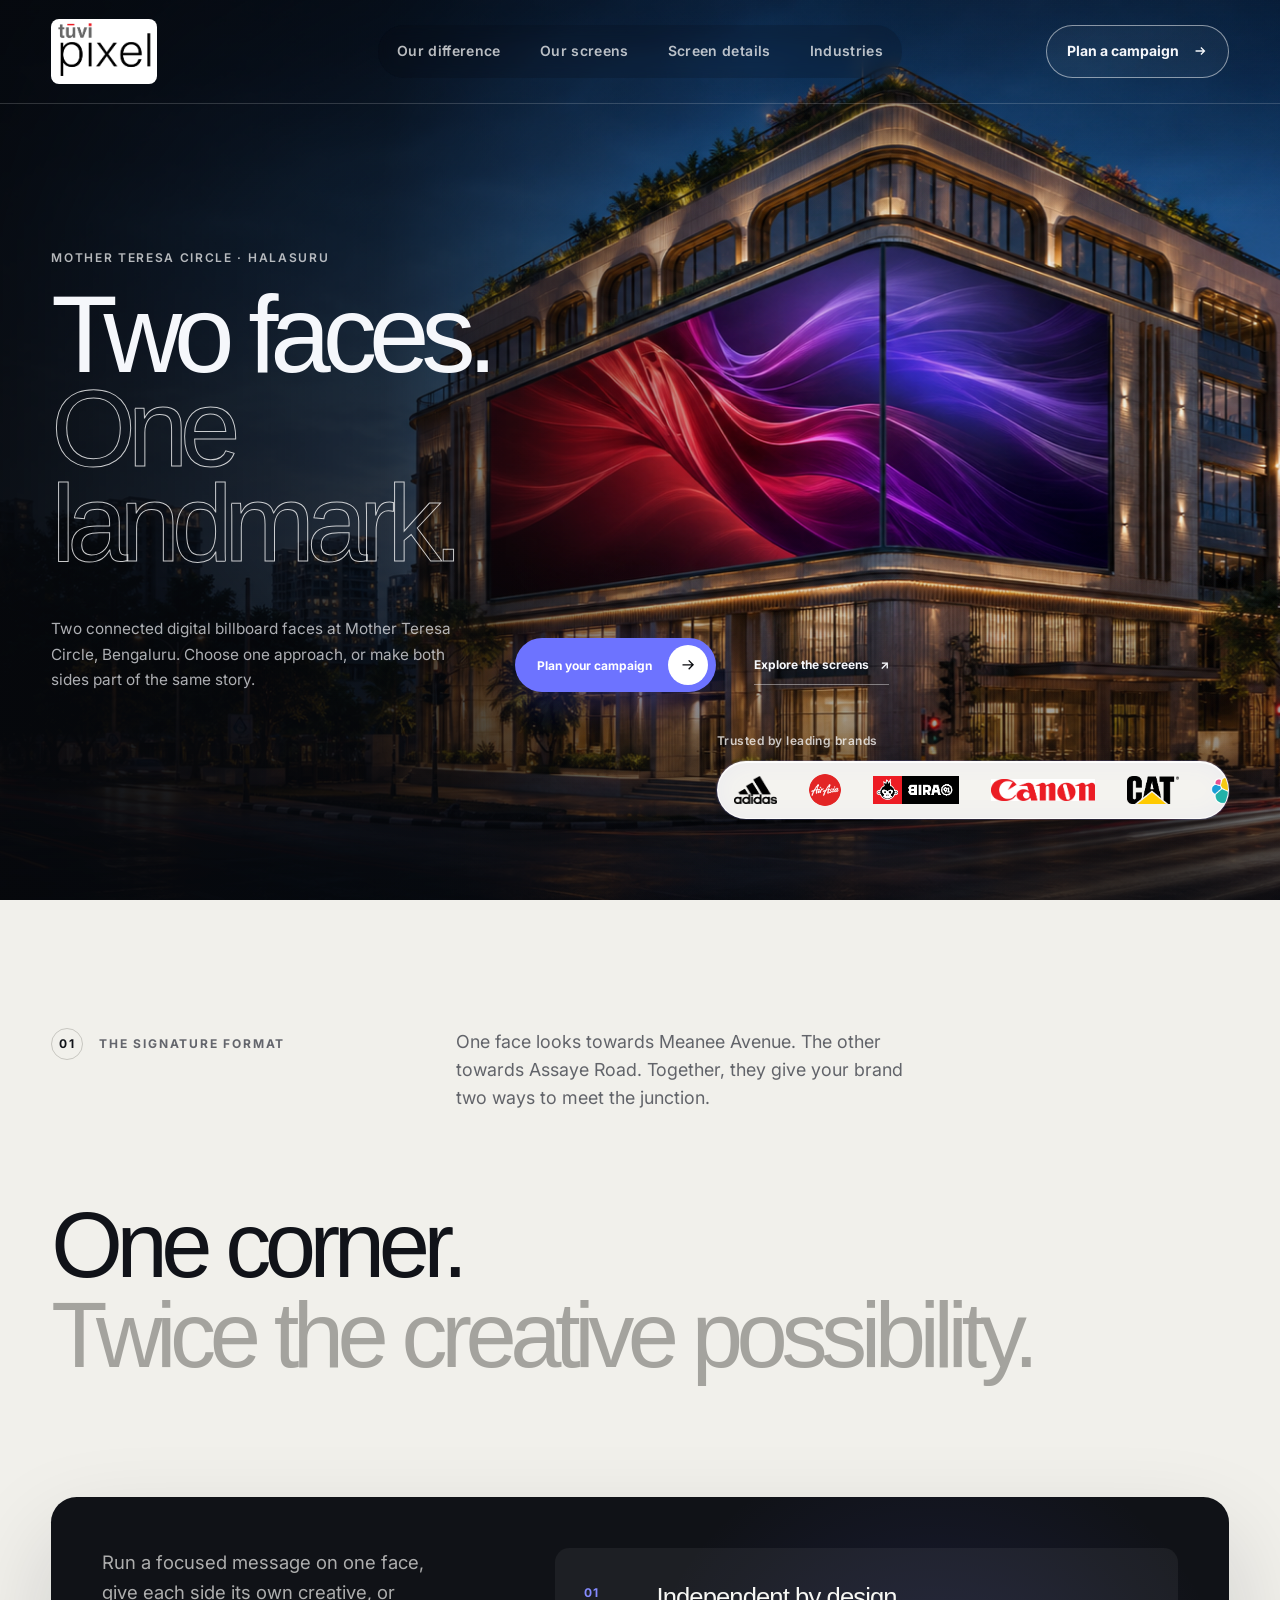
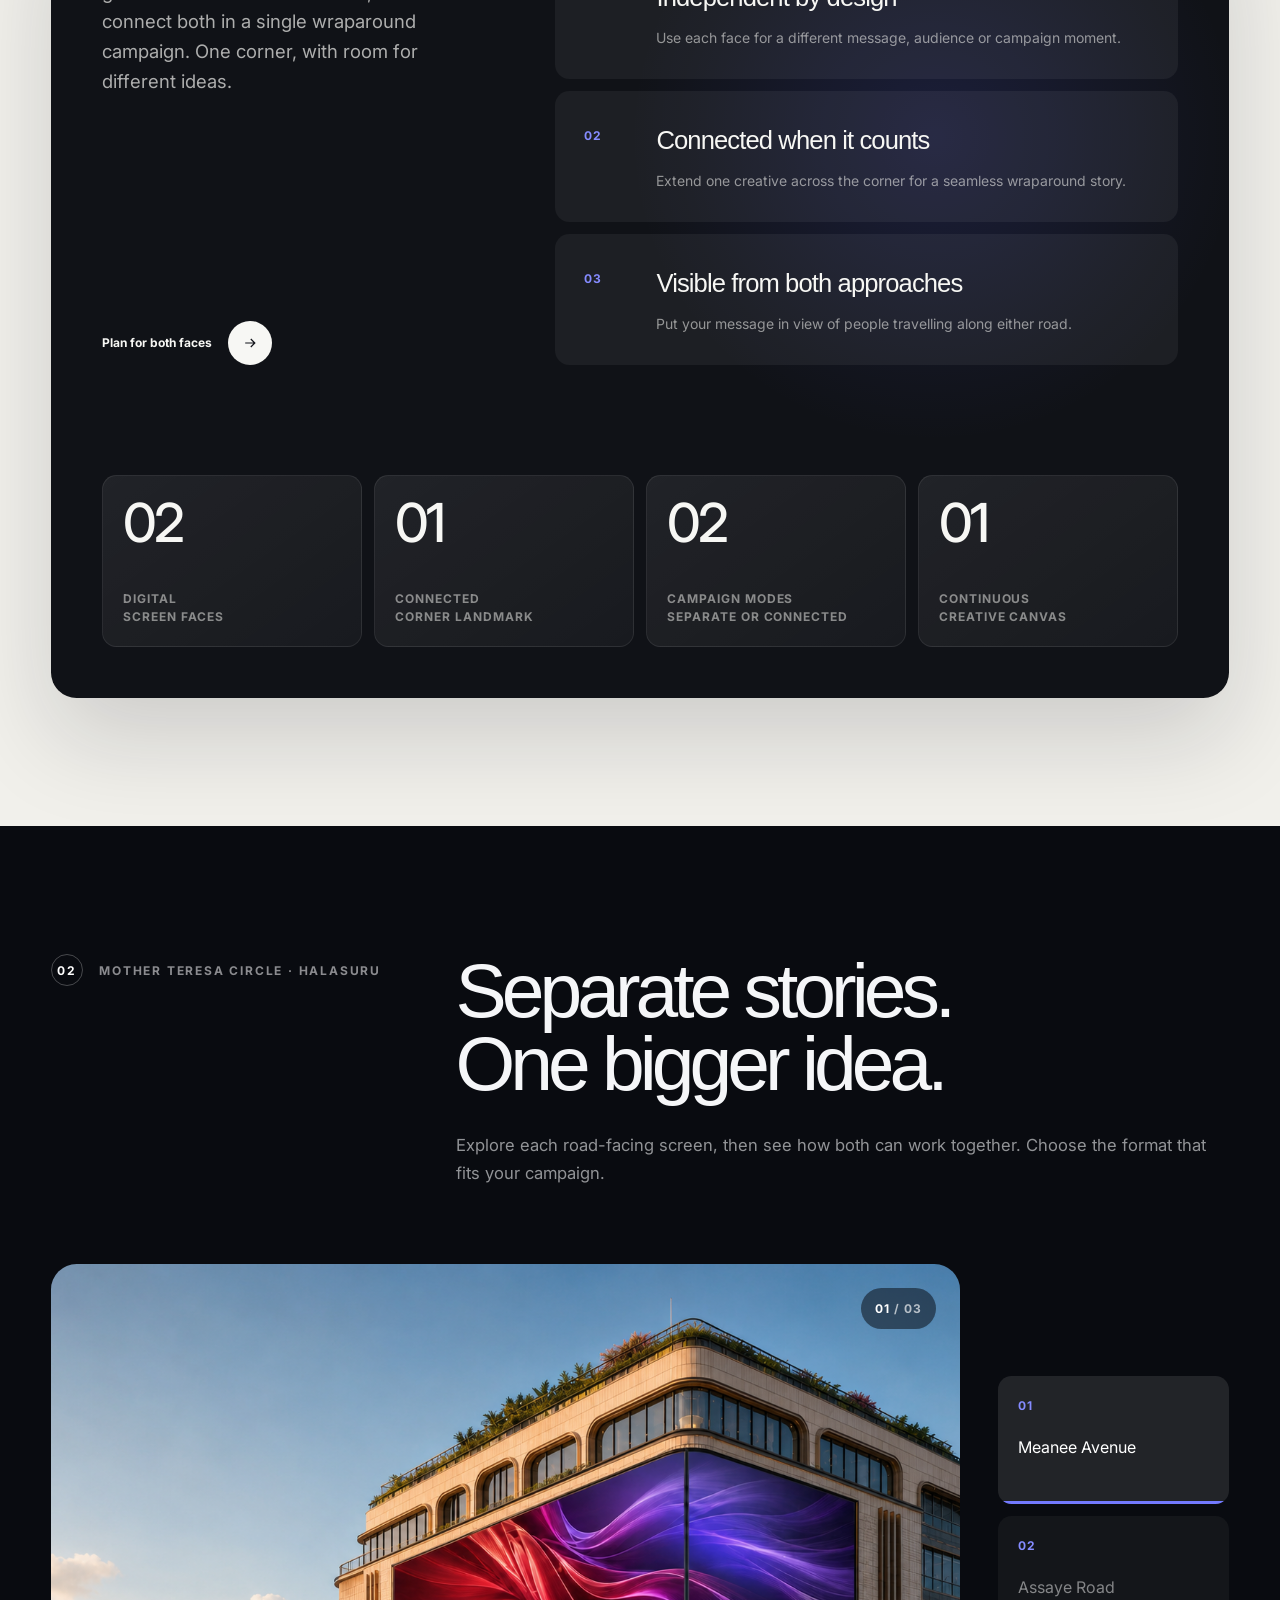
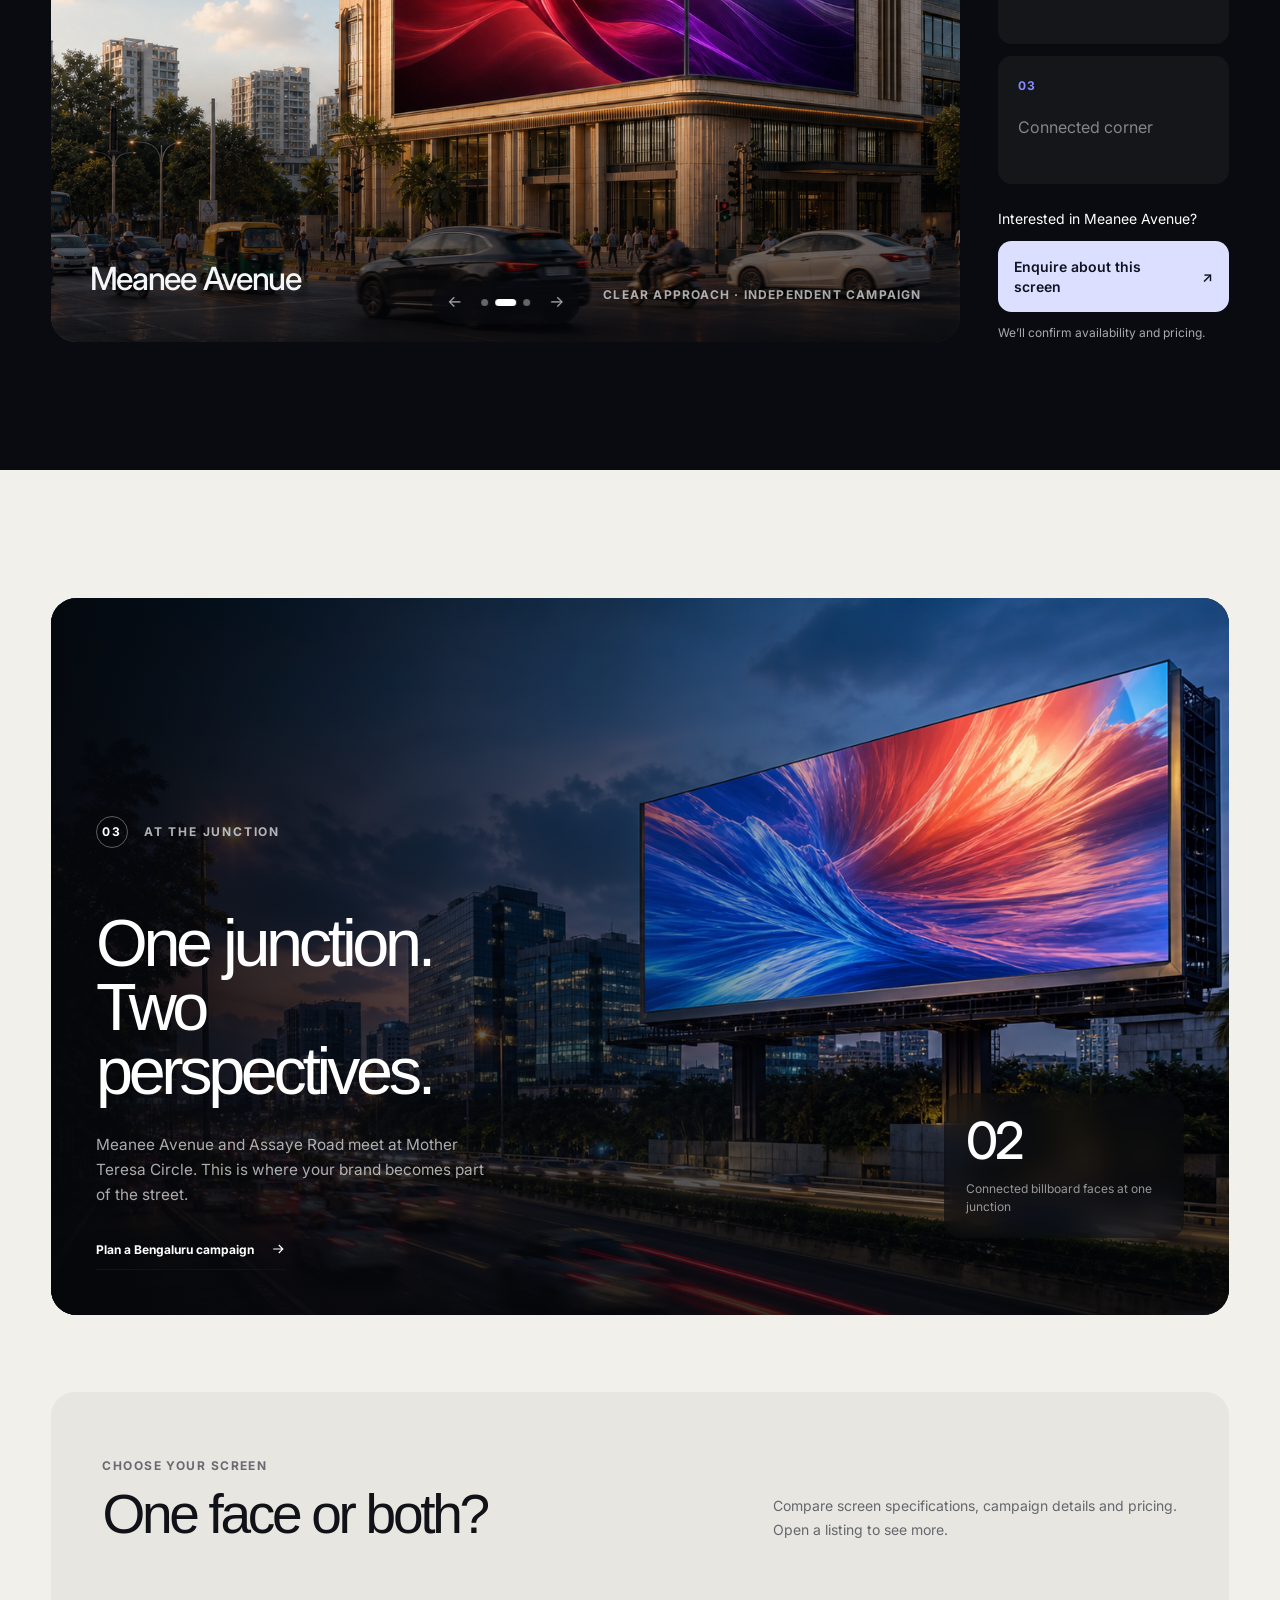
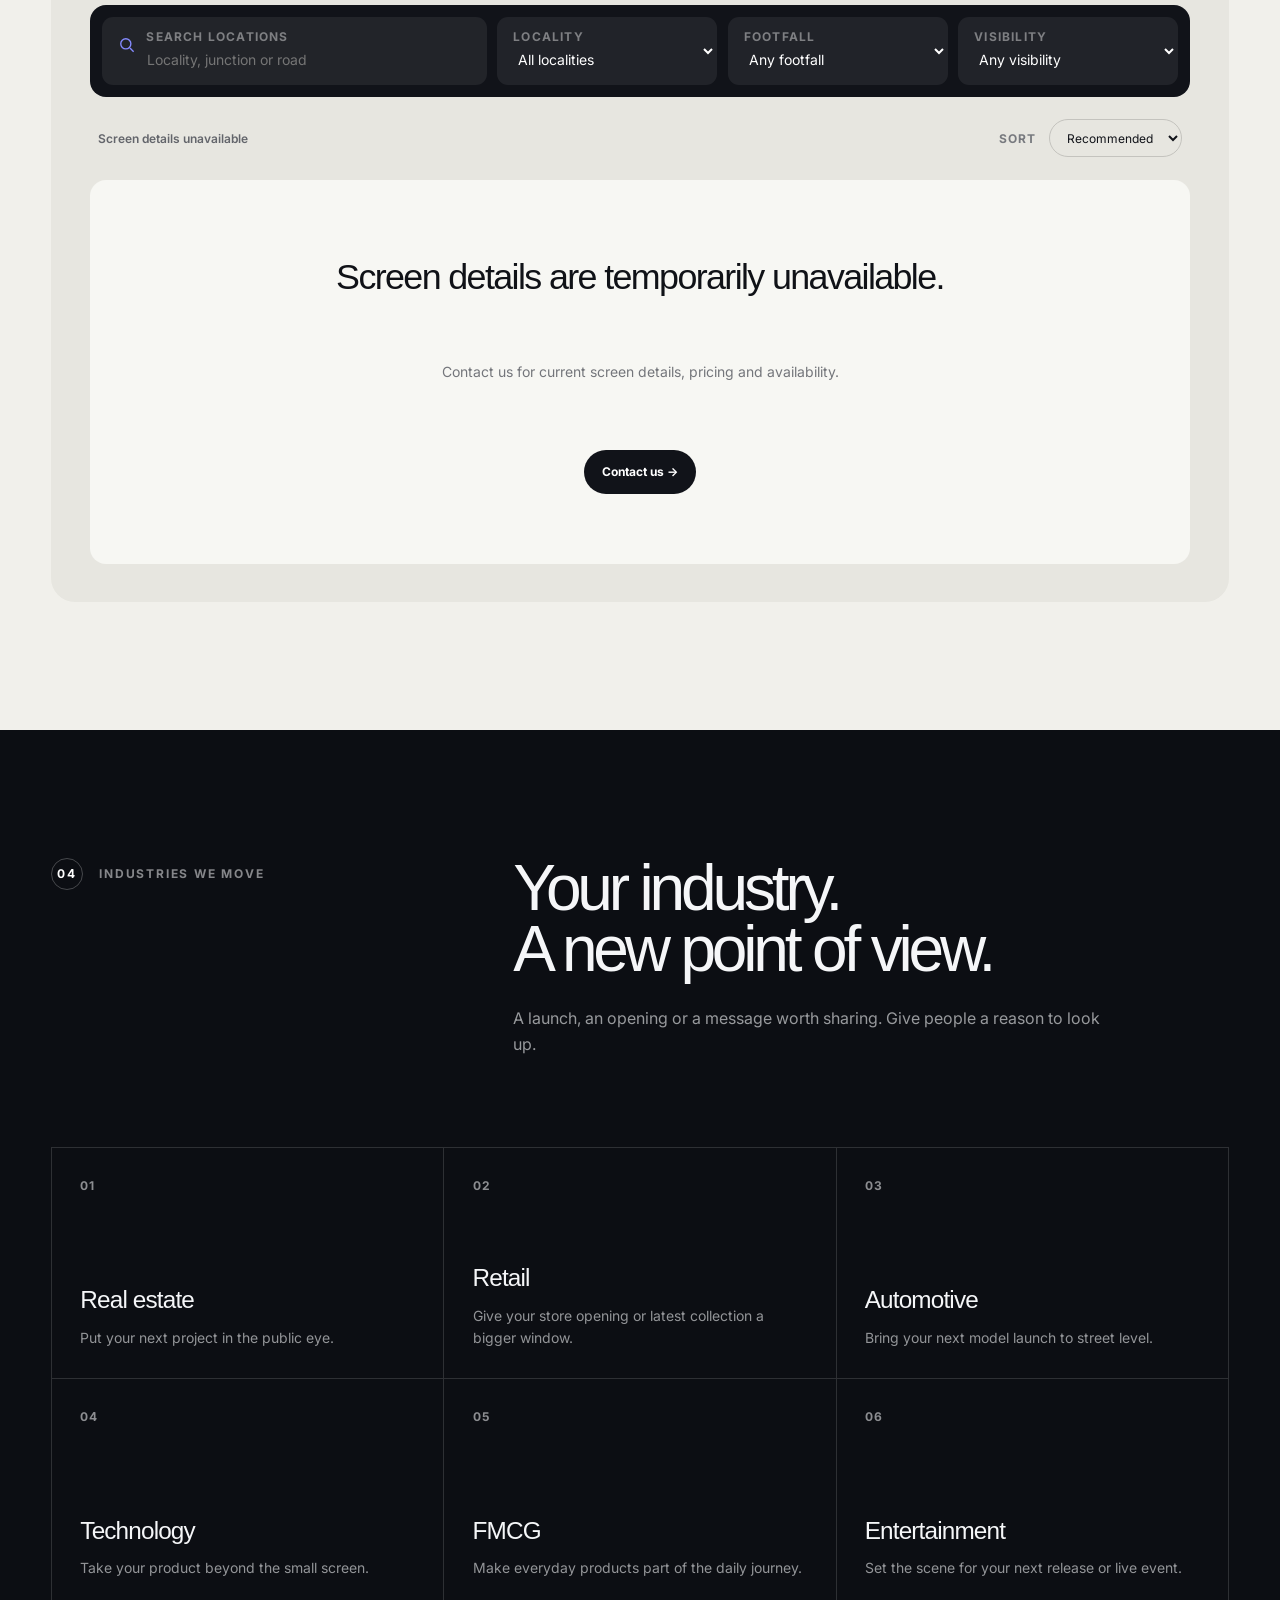
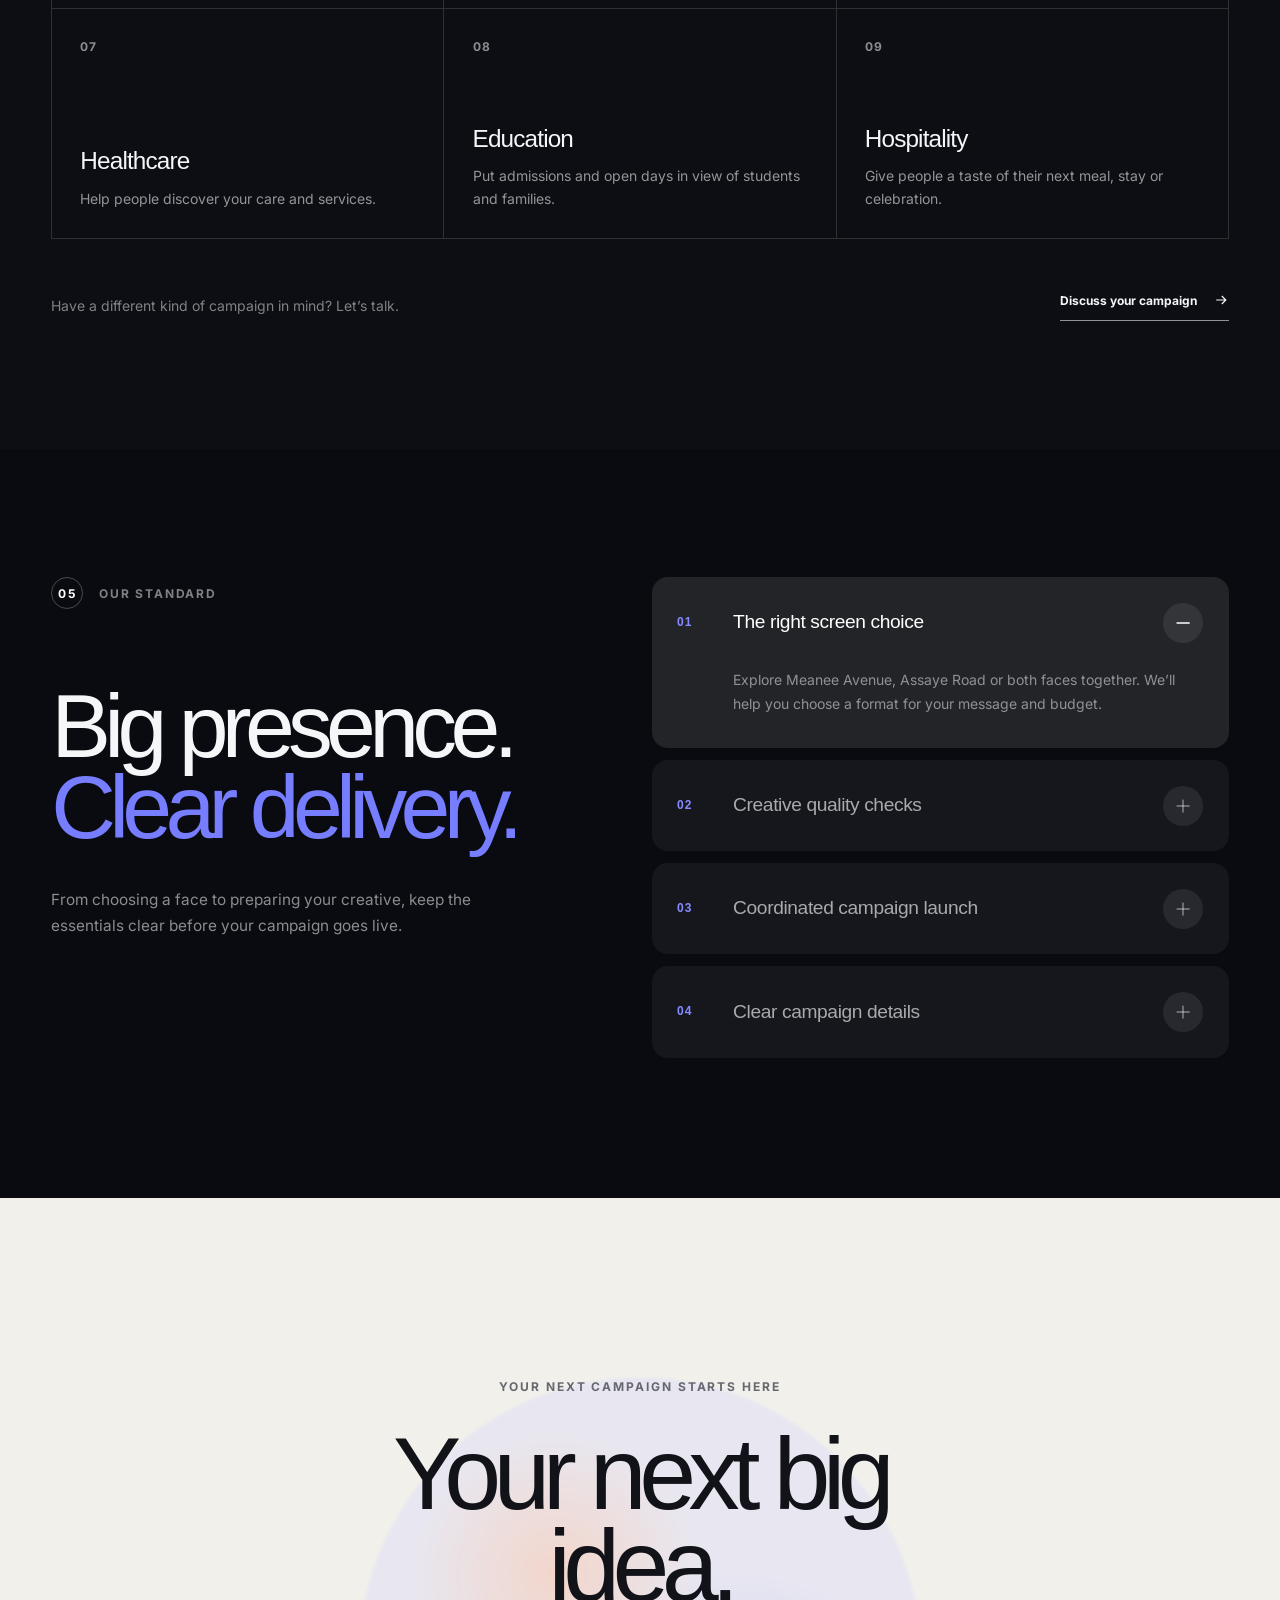
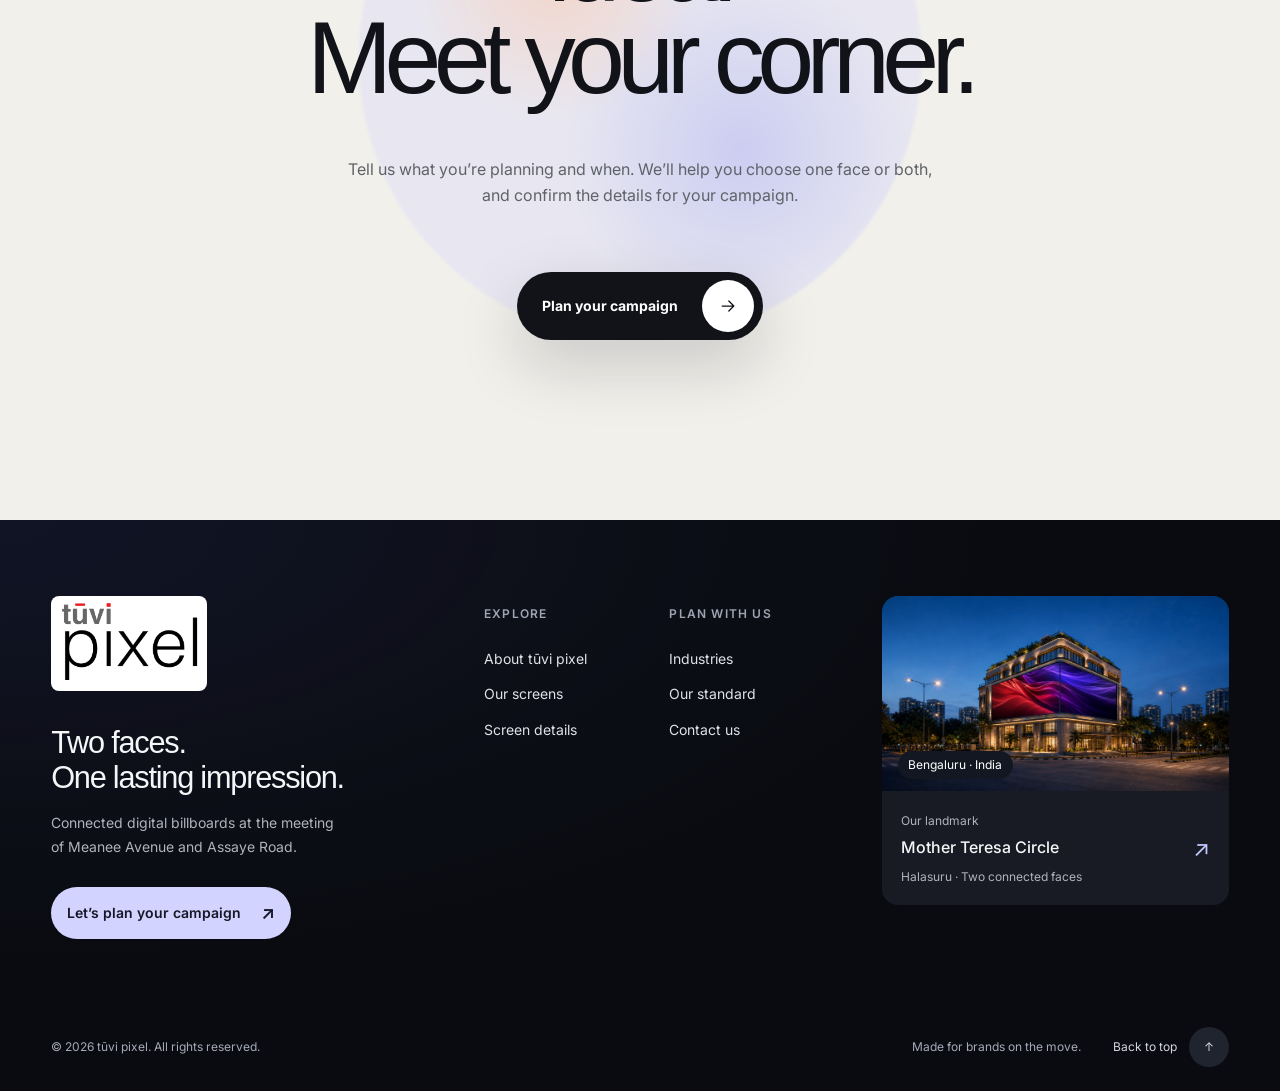
<file: index.html>
<!doctype html>
<html lang="en">
  <head>
    <meta charset="UTF-8">
    <meta name="viewport" content="width=device-width, initial-scale=1">
    <meta
      name="description"
      content="Advertise with tūvi pixel at Mother Teresa Circle, Halasuru, Bengaluru. Choose Meanee Avenue, Assaye Road, or connect both billboard faces in one campaign."
    >
    <meta name="theme-color" content="#07090d">
    <title>tūvi pixel — Two Billboard Faces, One Landmark</title>
    <link rel="preload" href="assets/hero-corner-billboard-v2.png" as="image">
    <link rel="preconnect" href="https://fonts.googleapis.com">
    <link rel="preconnect" href="https://fonts.gstatic.com" crossorigin>
    <link href="https://fonts.googleapis.com/css2?family=Inter:wght@400;500;600;700&display=swap" rel="stylesheet">
    <link rel="stylesheet" href="styles.css">
    <link rel="SHORTCUT ICON" href="./assets/favicon.png">
    <script src="script.js" defer></script>
    <script src="inventory.js" defer></script>
  </head>
  <body>
    
    <a class="skip-link" href="#main-content">Skip to main content</a>

    <header class="site-header" data-header>
      <a class="brand" href="#" aria-label="tūvi pixel home">
        <span class="brand__logo brand-logo">
          <img src="assets/logo/Logo_main.png" alt="tūvi pixel" width="4167" height="4167">
        </span>
      </a>

      <button
        class="menu-toggle"
        type="button"
        aria-expanded="false"
        aria-controls="primary-navigation"
        aria-label="Open navigation"
        data-menu-toggle
      >
        <span></span>
        <span></span>
      </button>

      <nav class="site-nav" id="primary-navigation" aria-label="Primary navigation" data-nav>
        <a href="#digital">Our difference</a>
        <a href="#formats">Our screens</a>
        <a href="#locations">Screen details</a>
        <a href="#industries">Industries</a>
        <a class="site-nav__contact" href="contact.html">Contact us <span aria-hidden="true">↗</span></a>
      </nav>

      <a class="header-cta" href="contact.html">
        Plan a campaign
        <svg viewBox="0 0 18 18" aria-hidden="true">
          <path d="M4 9h10M10 5l4 4-4 4"></path>
        </svg>
      </a>
    </header>

    <main id="main-content">
      <section class="hero" aria-labelledby="hero-title">
        <div class="hero__media" aria-hidden="true">
          <img
            src="assets/hero-corner-billboard-v2.png"
            alt=""
            width="1680"
            height="943"
            fetchpriority="high"
            data-hero-image
          >
        </div>
        <div class="hero__shade" aria-hidden="true"></div>

        <div class="hero__content">
          <p class="hero__eyebrow reveal">Mother Teresa Circle · Halasuru</p>
          <h1 class="hero__title reveal" id="hero-title">
            Two faces.
            <span>One landmark.</span>
          </h1>

          <div class="hero__lower">
            <p class="hero__copy reveal">
              Two connected digital billboard faces at Mother Teresa Circle, Bengaluru.
              Choose one approach, or make both sides part of the same story.
            </p>

            <div class="hero__actions reveal">
              <a class="button button--primary" href="contact.html">
                Plan your campaign
                <span class="button__icon" aria-hidden="true">
                  <svg viewBox="0 0 20 20">
                    <path d="M4 10h12M11 5l5 5-5 5"></path>
                  </svg>
                </span>
              </a>
              <a class="text-link" href="#locations">
                Explore the screens
                <span aria-hidden="true">↗</span>
              </a>
            </div>
          </div>
        </div>

        <aside class="hero__proof reveal" aria-label="Selected client brands">
          <p>Trusted by leading brands</p>
          <div class="client-logo-marquee">
            <div class="client-logo-track">
              <div class="client-logo-group">
                <img src="assets/Client_Logos/addidas.png" alt="Adidas">
                <img src="assets/Client_Logos/airasia.jpg" alt="AirAsia">
                <img src="assets/Client_Logos/bira.png" alt="Bira">
                <img src="assets/Client_Logos/canon.jpg" alt="Canon">
                <img src="assets/Client_Logos/cat.png" alt="CAT">
                <img src="assets/Client_Logos/elastic.png" alt="Elastic">
                <img src="assets/Client_Logos/finastra.png" alt="Finastra">
                <img src="assets/Client_Logos/ge.jpg" alt="GE">
                <img src="assets/Client_Logos/RA.jpg" alt="RA">
                <img src="assets/Client_Logos/redhat.png" alt="Red Hat">
              </div>
              <div class="client-logo-group" aria-hidden="true">
                <img src="assets/Client_Logos/addidas.png" alt="">
                <img src="assets/Client_Logos/airasia.jpg" alt="">
                <img src="assets/Client_Logos/bira.png" alt="">
                <img src="assets/Client_Logos/canon.jpg" alt="">
                <img src="assets/Client_Logos/cat.png" alt="">
                <img src="assets/Client_Logos/elastic.png" alt="">
                <img src="assets/Client_Logos/finastra.png" alt="">
                <img src="assets/Client_Logos/ge.jpg" alt="">
                <img src="assets/Client_Logos/RA.jpg" alt="">
                <img src="assets/Client_Logos/redhat.png" alt="">
              </div>
            </div>
          </div>
        </aside>

      </section>

      <!-- Company introduction: establishes the brand position after the visual hero. -->
      <section class="introduction" id="digital" aria-labelledby="introduction-title">
        <div class="introduction__top scroll-reveal">
          <p class="section-label">
            <span>01</span>
            The signature format
          </p>
          <p class="introduction__lead">
            One face looks towards Meanee Avenue. The other towards Assaye Road.
            Together, they give your brand two ways to meet the junction.
          </p>
        </div>

        <div class="introduction__statement scroll-reveal">
          <h2 id="introduction-title">
            One corner.
            <span>Twice the creative possibility.</span>
          </h2>
        </div>

        <!-- Interactive value panel: a concise summary without repeating the hero imagery. -->
        <div class="impact-panel scroll-reveal" data-impact-panel>
          <div class="impact-panel__glow" aria-hidden="true"></div>

          <div class="impact-panel__intro">
            <p>
              Run a focused message on one face, give each side its own creative,
              or connect both in a single wraparound campaign.
              One corner, with room for different ideas.
            </p>

            <a class="impact-panel__link" href="#about">
              Plan for both faces
              <span aria-hidden="true">
                <svg viewBox="0 0 20 20">
                  <path d="M4 10h12M11 5l5 5-5 5"></path>
                </svg>
              </span>
            </a>
          </div>

          <div class="impact-panel__features">
            <article class="impact-feature">
              <span class="impact-feature__number">01</span>
              <div>
                <h3>Independent by design</h3>
                <p>Use each face for a different message, audience or campaign moment.</p>
              </div>
            </article>

            <article class="impact-feature">
              <span class="impact-feature__number">02</span>
              <div>
                <h3>Connected when it counts</h3>
                <p>Extend one creative across the corner for a seamless wraparound story.</p>
              </div>
            </article>

            <article class="impact-feature">
              <span class="impact-feature__number">03</span>
              <div>
                <h3>Visible from both approaches</h3>
                <p>Put your message in view of people travelling along either road.</p>
              </div>
            </article>
          </div>

          <!-- Product facts use only confirmed characteristics of the paired display. -->
          <div class="impact-panel__metrics" aria-label="Connected billboard format snapshot">
            <div>
              <strong>02</strong>
              <span>Digital<br>screen faces</span>
            </div>
            <div>
              <strong>01</strong>
              <span>Connected<br>corner landmark</span>
            </div>
            <div>
              <strong>02</strong>
              <span>Campaign modes<br>Separate or connected</span>
            </div>
            <div>
              <strong>01</strong>
              <span>Continuous<br>creative canvas</span>
            </div>
          </div>
        </div>
      </section>

      <!-- Paired-screen showcase: the same landmark can work in three creative modes. -->
      <section class="showcase" id="formats" aria-labelledby="showcase-title" data-showcase>
        <div class="showcase__header scroll-reveal">
          <p class="showcase__label">
            <span>02</span>
            Mother Teresa Circle · Halasuru
          </p>

          <div>
            <h2 id="showcase-title">Separate stories.<br>One bigger idea.</h2>
            <p>
              Explore each road-facing screen, then see how both can work together.
              Choose the format that fits your campaign.
            </p>
          </div>
        </div>

        <div class="showcase__stage scroll-reveal">
          <!-- Images share one frame and crossfade when a format tab is selected. -->
          <div class="showcase__images" aria-live="polite">
            <figure class="showcase-slide is-active" data-showcase-slide="0">
              <!-- Each approach has clear, active-street and campaign-led views. -->
              <div class="showcase-slide__gallery" data-slide-gallery>
                <img
                  class="is-active"
                  src="assets/meanee-avenue-01-clear.png"
                  alt="Clear view of the connected billboard from Meanee Avenue"
                  width="1672"
                  height="941"
                  loading="lazy"
                  data-gallery-image
                >
                <img
                  src="assets/meanee-avenue-02-street.png"
                  alt="Meanee Avenue billboard view with Bengaluru traffic and pedestrians"
                  width="1672"
                  height="941"
                  loading="lazy"
                  data-gallery-image
                >
                <img
                  src="assets/meanee-avenue-03-night.png"
                  alt="Night campaign view of the billboard from Meanee Avenue"
                  width="1672"
                  height="941"
                  loading="lazy"
                  data-gallery-image
                >
              </div>
              <figcaption>
                <span>Meanee Avenue</span>
                <span>Clear approach · Independent campaign</span>
              </figcaption>
              <div class="showcase-gallery-nav">
                <button type="button" data-gallery-previous aria-label="Previous Meanee Avenue image">←</button>
                <div class="showcase-gallery-dots" aria-label="Meanee Avenue image navigation">
                  <button class="is-active" type="button" data-gallery-dot="0" aria-label="Show Meanee Avenue image 1" aria-current="true"></button>
                  <button type="button" data-gallery-dot="1" aria-label="Show Meanee Avenue image 2"></button>
                  <button type="button" data-gallery-dot="2" aria-label="Show Meanee Avenue image 3"></button>
                </div>
                <button type="button" data-gallery-next aria-label="Next Meanee Avenue image">→</button>
              </div>
            </figure>

            <figure class="showcase-slide" data-showcase-slide="1" aria-hidden="true">
              <div class="showcase-slide__gallery" data-slide-gallery>
                <img
                  class="is-active"
                  src="assets/assaye-road-01-clear.png"
                  alt="Clear view of the connected billboard from Assaye Road"
                  width="1672"
                  height="941"
                  loading="lazy"
                  data-gallery-image
                >
                <img
                  src="assets/assaye-road-02-street.png"
                  alt="Assaye Road billboard view with Bengaluru traffic and pedestrians"
                  width="1672"
                  height="941"
                  loading="lazy"
                  data-gallery-image
                >
                <img
                  src="assets/assaye-road-03-evening.png"
                  alt="Evening campaign view of the billboard from Assaye Road"
                  width="1672"
                  height="941"
                  loading="lazy"
                  data-gallery-image
                >
              </div>
              <figcaption>
                <span>Assaye Road</span>
                <span>Second approach · Independent campaign</span>
              </figcaption>
              <div class="showcase-gallery-nav">
                <button type="button" data-gallery-previous aria-label="Previous Assaye Road image">←</button>
                <div class="showcase-gallery-dots" aria-label="Assaye Road image navigation">
                  <button class="is-active" type="button" data-gallery-dot="0" aria-label="Show Assaye Road image 1" aria-current="true"></button>
                  <button type="button" data-gallery-dot="1" aria-label="Show Assaye Road image 2"></button>
                  <button type="button" data-gallery-dot="2" aria-label="Show Assaye Road image 3"></button>
                </div>
                <button type="button" data-gallery-next aria-label="Next Assaye Road image">→</button>
              </div>
            </figure>

            <figure class="showcase-slide" data-showcase-slide="2" aria-hidden="true">
              <div class="showcase-slide__gallery" data-slide-gallery>
                <img
                  class="is-active"
                  src="assets/mother-teresa-circle-01-clear.png"
                  alt="Clear corner view of both billboard faces at Mother Teresa Circle"
                  width="1672"
                  height="941"
                  loading="lazy"
                  data-gallery-image
                >
                <img
                  src="assets/mother-teresa-circle-02-junction.png"
                  alt="Active Mother Teresa Circle junction with both billboard faces visible"
                  width="1672"
                  height="941"
                  loading="lazy"
                  data-gallery-image
                >
                <img
                  src="assets/mother-teresa-circle-03-campaign.png"
                  alt="Night view of both screens working as one continuous corner canvas"
                  width="1672"
                  height="941"
                  loading="lazy"
                  data-gallery-image
                >
              </div>
              <figcaption>
                <span>Mother Teresa Circle</span>
                <span>Two faces · One seamless campaign</span>
              </figcaption>
              <div class="showcase-gallery-nav">
                <button type="button" data-gallery-previous aria-label="Previous connected-canvas image">←</button>
                <div class="showcase-gallery-dots" aria-label="Connected-canvas image navigation">
                  <button class="is-active" type="button" data-gallery-dot="0" aria-label="Show connected-canvas image 1" aria-current="true"></button>
                  <button type="button" data-gallery-dot="1" aria-label="Show connected-canvas image 2"></button>
                  <button type="button" data-gallery-dot="2" aria-label="Show connected-canvas image 3"></button>
                </div>
                <button type="button" data-gallery-next aria-label="Next connected-canvas image">→</button>
              </div>
            </figure>

            <span class="showcase__counter" aria-hidden="true">
              <span data-showcase-current>01</span> / 03
            </span>
          </div>

          <div class="showcase__sidebar">
          <!-- Buttons use tab semantics; the enquiry link stays outside the tablist. -->
          <div class="showcase-tabs" role="tablist" aria-label="Connected billboard campaign modes">
            <button
              class="showcase-tab is-active"
              type="button"
              role="tab"
              aria-selected="true"
              tabindex="0"
              data-showcase-tab="0"
            >
              <span>01</span>
              Meanee Avenue
            </button>
            <button
              class="showcase-tab"
              type="button"
              role="tab"
              aria-selected="false"
              tabindex="-1"
              data-showcase-tab="1"
            >
              <span>02</span>
              Assaye Road
            </button>
            <button
              class="showcase-tab"
              type="button"
              role="tab"
              aria-selected="false"
              tabindex="-1"
              data-showcase-tab="2"
            >
              <span>03</span>
              Connected corner
            </button>
          </div>
          <div class="showcase__booking">
            <p data-showcase-selection>Interested in Meanee Avenue?</p>
            <a class="showcase__cta" href="contact.html?screen=meanee-avenue#enquiry-form" data-showcase-enquire>
              <span data-showcase-cta-label>Enquire about this screen</span>
              <span aria-hidden="true">↗</span>
            </a>
            <small>We’ll confirm availability and pricing.</small>
          </div>
          </div>
        </div>
      </section>

      <!-- Confirmed site facts only; audience figures require verified data before publication. -->
      <section class="locations" id="locations" aria-labelledby="locations-title">
        <div class="locations__header scroll-reveal">
          <!-- Dedicated Bengaluru visual shifts emphasis from typography to real-world scale. -->
          <div class="locations__header-media" aria-hidden="true">
            <img
              src="assets/bengaluru-location-spotlight.png"
              alt=""
              width="1821"
              height="864"
              loading="lazy"
            >
          </div>

          <div class="locations__header-content">
            <p class="locations__label">
              <span>03</span>
              At the junction
            </p>
            <h2 id="locations-title">One junction.<br>Two perspectives.</h2>
            <p>
              Meanee Avenue and Assaye Road meet at Mother Teresa Circle.
              This is where your brand becomes part of the street.
            </p>
            <a class="locations__link" href="#contact">
              Plan a Bengaluru campaign
              <svg viewBox="0 0 20 20" aria-hidden="true">
                <path d="M4 10h12M11 5l5 5-5 5"></path>
              </svg>
            </a>
          </div>

          <div class="locations__header-fact" aria-label="Billboard format">
            <strong>02</strong>
            <p>Connected billboard faces at one junction</p>
          </div>
        </div>

        <!-- Frontend-only inventory explorer populated from the published Google Sheet. -->
        <div class="inventory scroll-reveal" data-inventory>
          <div class="inventory__intro">
            <div>
              <p>Choose your screen</p>
              <h3>One face or both?</h3>
            </div>
            <p>Compare screen specifications, campaign details and pricing. Open a listing to see more.</p>
          </div>

          <form class="inventory-filters" data-inventory-filters>
            <div class="inventory-search">
              <label for="inventory-search">Search locations</label>
              <span aria-hidden="true">
                <svg viewBox="0 0 20 20">
                  <circle cx="8.5" cy="8.5" r="5.5"></circle>
                  <path d="m13 13 4 4"></path>
                </svg>
              </span>
              <input id="inventory-search" type="search" placeholder="Locality, junction or road" autocomplete="off" data-inventory-search>
            </div>
            <div class="inventory-select">
              <label for="inventory-locality">Locality</label>
              <select id="inventory-locality" data-inventory-locality>
                <option value="">All localities</option>
              </select>
            </div>
            <div class="inventory-select">
              <label for="inventory-footfall">Footfall</label>
              <select id="inventory-footfall" data-inventory-footfall>
                <option value="">Any footfall</option>
                <option value="high">High</option>
                <option value="medium">Medium</option>
                <option value="low">Low</option>
              </select>
            </div>
            <div class="inventory-select">
              <label for="inventory-visibility">Visibility</label>
              <select id="inventory-visibility" data-inventory-visibility>
                <option value="">Any visibility</option>
                <option value="high">High</option>
                <option value="medium">Medium</option>
                <option value="low">Low</option>
              </select>
            </div>
          </form>

          <div class="inventory-toolbar">
            <p aria-live="polite" data-inventory-count>Loading screen details…</p>
            <div>
              <button type="button" data-inventory-clear hidden>Clear filters</button>
              <label for="inventory-sort">Sort</label>
              <select id="inventory-sort" data-inventory-sort>
                <option value="recommended">Recommended</option>
                <option value="footfall">Highest footfall</option>
                <option value="size">Largest display</option>
                <option value="locality">Locality A–Z</option>
              </select>
            </div>
          </div>

          <div class="inventory-grid" data-inventory-grid aria-busy="true">
            <div class="inventory-skeleton"></div>
            <div class="inventory-skeleton"></div>
            <div class="inventory-skeleton"></div>
            <div class="inventory-skeleton"></div>
            <div class="inventory-skeleton"></div>
            <div class="inventory-skeleton"></div>
          </div>

          <div class="inventory-carousel-controls" aria-label="Billboard carousel controls">
            <span>Swipe to explore</span>
            <div>
              <button type="button" aria-label="Previous billboard" data-inventory-previous>←</button>
              <button type="button" aria-label="Next billboard" data-inventory-next>→</button>
            </div>
          </div>

          <div class="inventory-empty" data-inventory-empty hidden>
            <h4>No billboards match these filters.</h4>
            <p>Try another locality or remove one of the selected filters.</p>
            <button type="button" data-inventory-empty-clear>Clear all filters</button>
          </div>
          <div class="inventory-error" data-inventory-error hidden>
            <h4>Screen details are temporarily unavailable.</h4>
            <p>Contact us for current screen details, pricing and availability.</p>
            <a href="contact.html">Contact us <span aria-hidden="true">→</span></a>
          </div>
          <button class="inventory-load-more" type="button" data-inventory-load-more hidden>
            Load more locations <span aria-hidden="true">↓</span>
          </button>
        </div>
      </section>

      <!-- Billboard detail drawer keeps result context visible on desktop. -->
      <div class="inventory-drawer" data-inventory-drawer hidden>
        <button class="inventory-drawer__backdrop" type="button" aria-label="Close billboard details" data-inventory-drawer-close></button>
        <aside class="inventory-drawer__panel" role="dialog" aria-modal="true" aria-labelledby="inventory-drawer-title" tabindex="-1" data-inventory-drawer-panel>
          <div class="inventory-drawer__gallery" data-drawer-gallery>
            <div class="inventory-drawer__top">
              <span data-drawer-id>Billboard</span>
              <button type="button" aria-label="Close billboard details" data-inventory-drawer-close>
                <span></span><span></span>
              </button>
            </div>
            <div class="inventory-drawer__images" data-drawer-images></div>
            <div class="inventory-drawer__gallery-controls">
              <div data-drawer-dots aria-label="Image selection"></div>
              <div>
                <button type="button" aria-label="Previous image" data-drawer-previous>←</button>
                <button type="button" aria-label="Next image" data-drawer-next>→</button>
              </div>
            </div>
          </div>
          <div class="inventory-drawer__hero">
            <span data-drawer-media>LED billboard</span>
            <h3 id="inventory-drawer-title" data-drawer-title></h3>
            <p data-drawer-locality></p>
          </div>
          <div class="inventory-drawer__body">
            <section><h4>Audience and visibility</h4><dl data-drawer-audience></dl></section>
            <section><h4>Media specifications</h4><dl data-drawer-specifications></dl></section>
            <section><h4>Playback and campaign</h4><dl data-drawer-playback></dl></section>
          </div>
          <div class="inventory-drawer__actions">
            <a href="#" target="_blank" rel="noopener noreferrer" data-drawer-map hidden>View on map <span aria-hidden="true">↗</span></a>
            <a href="#" target="_blank" rel="noopener noreferrer" data-drawer-street-view hidden>Open Street View <span aria-hidden="true">↗</span></a>
            <a href="contact.html" data-drawer-enquire>Enquire about this billboard <span aria-hidden="true">→</span></a>
          </div>
        </aside>
      </div>

      <!-- Industries served: outcome-led cards rather than generic category labels. -->
      <section class="industries" id="industries" aria-labelledby="industries-title">
        <div class="industries__header scroll-reveal">
          <p class="industries__label">
            <span>04</span>
            Industries we move
          </p>

          <div>
            <h2 id="industries-title">Your industry.<br>A new point of view.</h2>
            <p>
              A launch, an opening or a message worth sharing.
              Give people a reason to look up.
            </p>
          </div>
        </div>

        <!-- Informational cards remain non-interactive because they do not open another page. -->
        <div class="industry-grid scroll-reveal">
          <article class="industry-card">
            <span class="industry-card__index">01</span>
            <div>
              <h3>Real estate</h3>
              <p>Put your next project in the public eye.</p>
            </div>
          </article>

          <article class="industry-card">
            <span class="industry-card__index">02</span>
            <div>
              <h3>Retail</h3>
              <p>Give your store opening or latest collection a bigger window.</p>
            </div>
          </article>

          <article class="industry-card">
            <span class="industry-card__index">03</span>
            <div>
              <h3>Automotive</h3>
              <p>Bring your next model launch to street level.</p>
            </div>
          </article>

          <article class="industry-card">
            <span class="industry-card__index">04</span>
            <div>
              <h3>Technology</h3>
              <p>Take your product beyond the small screen.</p>
            </div>
          </article>

          <article class="industry-card">
            <span class="industry-card__index">05</span>
            <div>
              <h3>FMCG</h3>
              <p>Make everyday products part of the daily journey.</p>
            </div>
          </article>

          <article class="industry-card">
            <span class="industry-card__index">06</span>
            <div>
              <h3>Entertainment</h3>
              <p>Set the scene for your next release or live event.</p>
            </div>
          </article>

          <article class="industry-card">
            <span class="industry-card__index">07</span>
            <div>
              <h3>Healthcare</h3>
              <p>Help people discover your care and services.</p>
            </div>
          </article>

          <article class="industry-card">
            <span class="industry-card__index">08</span>
            <div>
              <h3>Education</h3>
              <p>Put admissions and open days in view of students and families.</p>
            </div>
          </article>

          <article class="industry-card">
            <span class="industry-card__index">09</span>
            <div>
              <h3>Hospitality</h3>
              <p>Give people a taste of their next meal, stay or celebration.</p>
            </div>
          </article>
        </div>

        <div class="industries__footer scroll-reveal">
          <p>Have a different kind of campaign in mind? Let’s talk.</p>
          <a href="contact.html">
            Discuss your campaign
            <svg viewBox="0 0 20 20" aria-hidden="true">
              <path d="M4 10h12M11 5l5 5-5 5"></path>
            </svg>
          </a>
        </div>
      </section>

      <!-- Campaign assurance: concrete deliverables that establish trust without invented claims. -->
      <section class="assurance" id="work" aria-labelledby="assurance-title">
        <div class="assurance__statement scroll-reveal">
          <p class="assurance__label">
            <span>05</span>
            Our standard
          </p>

          <h2 id="assurance-title">
            Big presence.
            <span>Clear delivery.</span>
          </h2>

          <p>
            From choosing a face to preparing your creative,
            keep the essentials clear before your campaign goes live.
          </p>
        </div>
  
        <!-- Accessible accordion: one assurance detail remains open at a time. -->
        <div class="assurance-list scroll-reveal" data-assurance-list>
          <article class="assurance-item is-open">
            <h3>
              <button
                type="button"
                aria-expanded="true"
                aria-controls="assurance-panel-1"
                id="assurance-trigger-1"
                data-assurance-trigger
              >
                <span class="assurance-item__number">01</span>
                <span>The right screen choice</span>
                <span class="assurance-item__toggle" aria-hidden="true"></span>
              </button>
            </h3>
            <div
              class="assurance-item__panel"
              id="assurance-panel-1"
              role="region"
              aria-labelledby="assurance-trigger-1"
            >
              <p>
                Explore Meanee Avenue, Assaye Road or both faces together.
                We’ll help you choose a format for your message and budget.
              </p>
            </div>
          </article>

          <article class="assurance-item">
            <h3>
              <button
                type="button"
                aria-expanded="false"
                aria-controls="assurance-panel-2"
                id="assurance-trigger-2"
                data-assurance-trigger
              >
                <span class="assurance-item__number">02</span>
                <span>Creative quality checks</span>
                <span class="assurance-item__toggle" aria-hidden="true"></span>
              </button>
            </h3>
            <div
              class="assurance-item__panel"
              id="assurance-panel-2"
              role="region"
              aria-labelledby="assurance-trigger-2"
              hidden
            >
              <p>
                Confirm dimensions, file requirements and readability
                so your creative is ready for the screen.
              </p>
            </div>
          </article>

          <article class="assurance-item">
            <h3>
              <button
                type="button"
                aria-expanded="false"
                aria-controls="assurance-panel-3"
                id="assurance-trigger-3"
                data-assurance-trigger
              >
                <span class="assurance-item__number">03</span>
                <span>Coordinated campaign launch</span>
                <span class="assurance-item__toggle" aria-hidden="true"></span>
              </button>
            </h3>
            <div
              class="assurance-item__panel"
              id="assurance-panel-3"
              role="region"
              aria-labelledby="assurance-trigger-3"
              hidden
            >
              <p>
                Agree on campaign dates, slot length and creative delivery
                before your scheduled launch.
              </p>
            </div>
          </article>

          <article class="assurance-item">
            <h3>
              <button
                type="button"
                aria-expanded="false"
                aria-controls="assurance-panel-4"
                id="assurance-trigger-4"
                data-assurance-trigger
              >
                <span class="assurance-item__number">04</span>
                <span>Clear campaign details</span>
                <span class="assurance-item__toggle" aria-hidden="true"></span>
              </button>
            </h3>
            <div
              class="assurance-item__panel"
              id="assurance-panel-4"
              role="region"
              aria-labelledby="assurance-trigger-4"
              hidden
            >
              <p>
                Review the selected screen, campaign duration and pricing
                with our team before you book.
              </p>
            </div>
          </article>
        </div>
      </section>

      <div id="about" aria-hidden="true"></div>

      <!-- Final conversion section: contact destination can be updated in one link. -->
      <section class="final-cta" id="contact" aria-labelledby="final-cta-title">
        <div class="final-cta__orb" aria-hidden="true"></div>
        <p class="final-cta__label scroll-reveal">
          Your next campaign starts here
        </p>

        <h2 class="scroll-reveal" id="final-cta-title">
          Your next big idea.<br>Meet your corner.
        </h2>

        <p class="final-cta__copy scroll-reveal">
          Tell us what you’re planning and when. We’ll help you choose
          one face or both, and confirm the details for your campaign.
        </p>

        <!-- Primary enquiry link uses the shared contact page. -->
        <a class="final-cta__button scroll-reveal" href="contact.html" aria-label="Plan a campaign with tūvi pixel">
          <span>Plan your campaign</span>
          <span aria-hidden="true">
            <svg viewBox="0 0 24 24">
              <path d="M5 12h14M13 6l6 6-6 6"></path>
            </svg>
          </span>
        </a>
      </section>
    </main>

    <!-- Site footer: navigation is connected to completed homepage sections. -->
    <footer class="site-footer" aria-label="Site footer">
      <!-- Shared footer: keep navigation and location details consistent on both pages. -->
      <div class="site-footer__top">
        <div class="footer-identity">
          <a class="footer-brand" href="index.html" aria-label="tūvi pixel home">
            <span class="brand-logo">
              <img src="assets/logo/Logo_main.png" alt="tūvi pixel" width="4167" height="4167" loading="lazy">
            </span>
          </a>
          <p class="footer-identity__headline">Two faces.<br>One lasting impression.</p>
          <p class="footer-identity__copy">Connected digital billboards at the meeting of Meanee Avenue and Assaye Road.</p>
          <a class="footer-contact" href="contact.html">
            Let’s plan your campaign <span aria-hidden="true">↗</span>
          </a>
        </div>

        <nav class="footer-nav" aria-label="Footer navigation">
          <div>
            <h2>Explore</h2>
            <a href="#digital">About tūvi pixel</a>
            <a href="#formats">Our screens</a>
            <a href="#locations">Screen details</a>
          </div>
          <div>
            <h2>Plan with us</h2>
            <a href="#industries">Industries</a>
            <a href="#work">Our standard</a>
            <a href="contact.html">Contact us</a>
          </div>
        </nav>

        <a class="footer-location" href="#formats" aria-label="Explore our screens at Mother Teresa Circle">
          <div class="footer-location__image">
            <img src="assets/mother-teresa-circle-01-clear.png" alt="Concept illustration of the connected corner billboard" width="1672" height="941" loading="lazy">
            <span>Bengaluru · India</span>
          </div>
          <div class="footer-location__caption">
            <div>
              <span>Our landmark</span>
              <strong>Mother Teresa Circle</strong>
              <p>Halasuru · Two connected faces</p>
            </div>
            <span class="footer-location__arrow" aria-hidden="true">↗</span>
          </div>
        </a>
      </div>

      <div class="site-footer__bottom">
        <p>© <span data-current-year>2026</span> tūvi pixel. All rights reserved.</p>
        <p class="footer-signoff">Made for brands on the move.</p>
        <button type="button" data-back-to-top>
          Back to top <span aria-hidden="true">↑</span>
        </button>
      </div>
    </footer>
  </body>
</html>
</file>
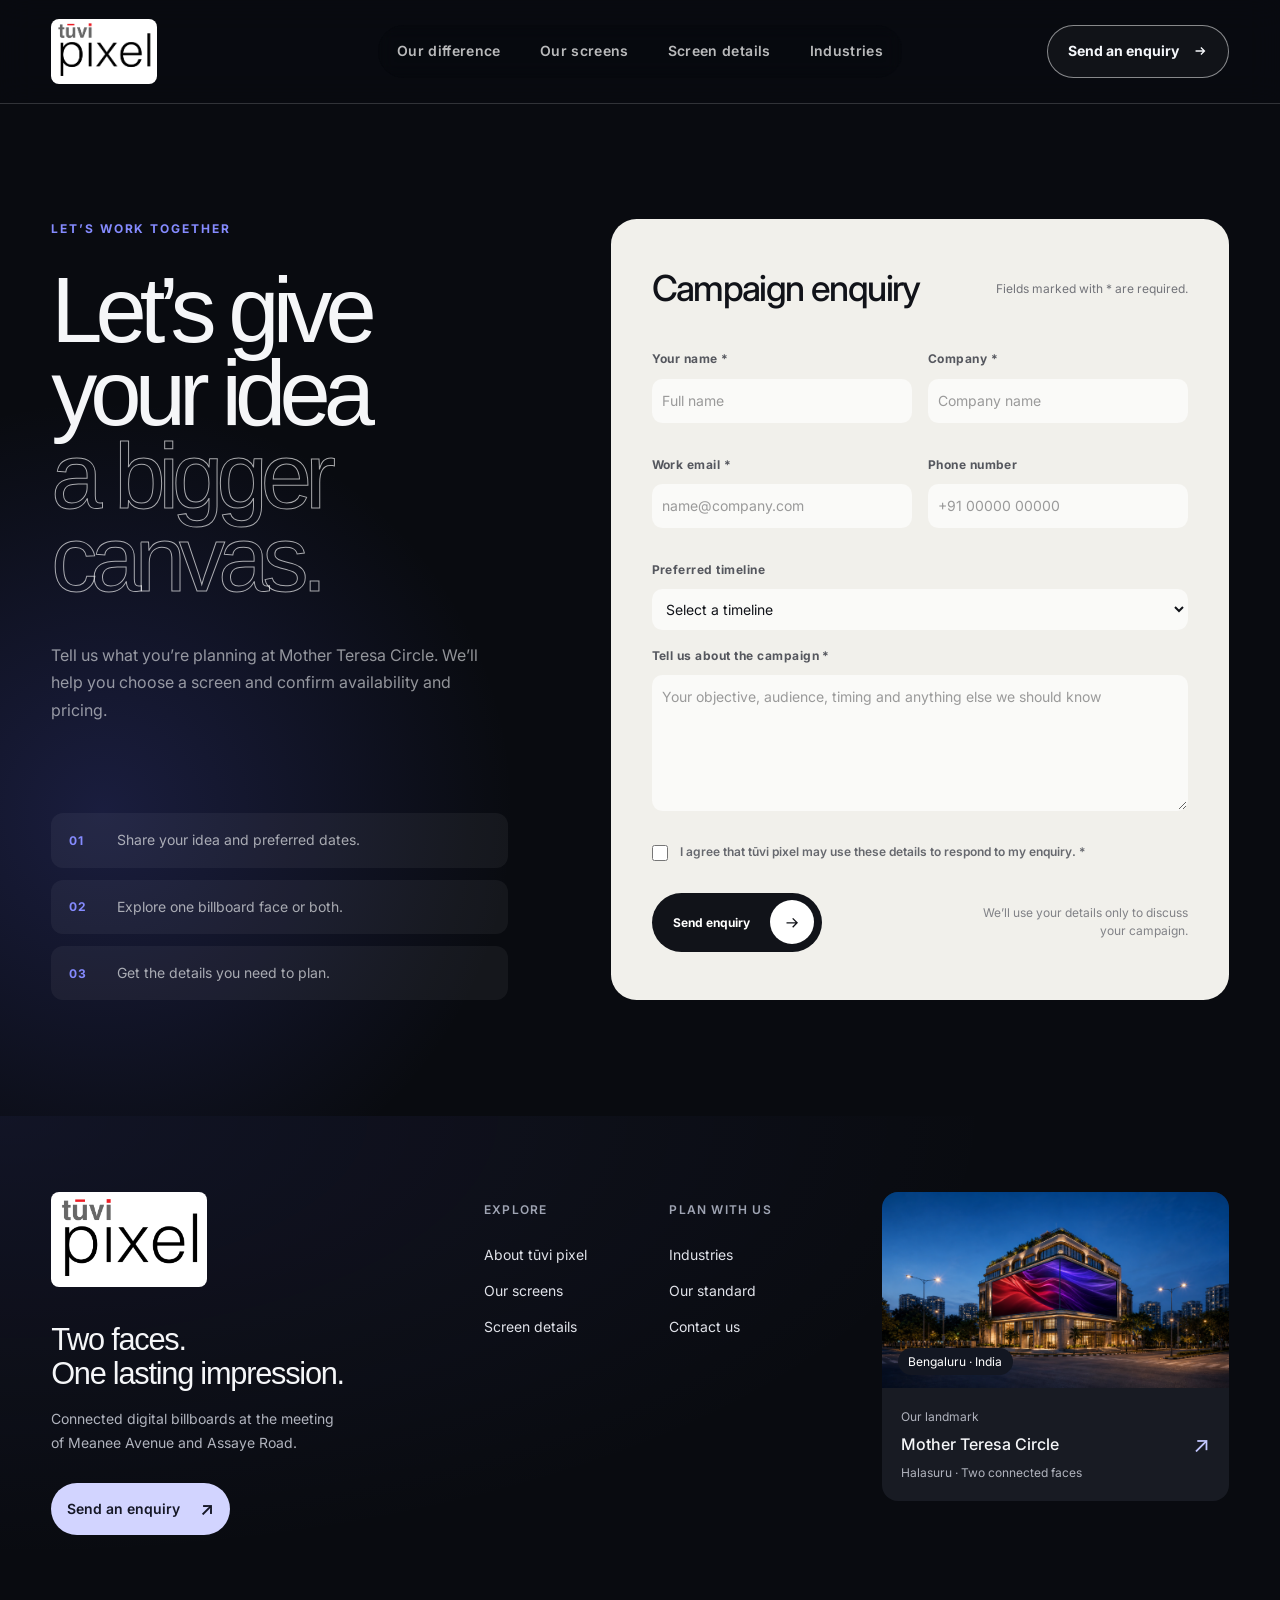
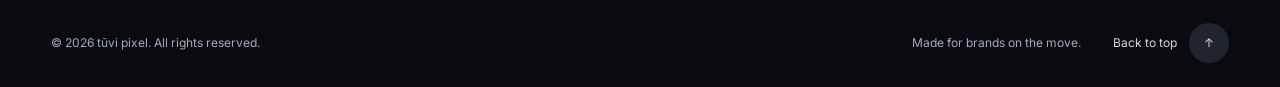
<file: contact.html>
<!doctype html>
<html lang="en">
  <head>
    <meta charset="UTF-8">
    <meta name="viewport" content="width=device-width, initial-scale=1">
    <meta
      name="description"
      content="Plan your campaign with tūvi pixel at Mother Teresa Circle, Bengaluru. Ask about screens, availability and pricing."
    >
    <meta name="theme-color" content="#090b10">
    <title>Contact tūvi pixel — Plan Your Campaign</title>
    <link rel="preconnect" href="https://fonts.googleapis.com">
    <link rel="preconnect" href="https://fonts.gstatic.com" crossorigin>
    <link href="https://fonts.googleapis.com/css2?family=Inter:wght@400;500;600;700&display=swap" rel="stylesheet">
    <link rel="stylesheet" href="styles.css">
    <script src="script.js" defer></script>
  </head>
  <body class="contact-page">
    <a class="skip-link" href="#contact-main">Skip to contact form</a>

    <!-- Contact-page navigation links back to completed homepage sections. -->
    <header class="site-header is-scrolled" data-header>
      <a class="brand" href="index.html" aria-label="tūvi pixel home">
        <span class="brand__logo brand-logo">
          <img src="assets/logo/Logo_main.png" alt="tūvi pixel" width="4167" height="4167">
        </span>
      </a>

      <button
        class="menu-toggle"
        type="button"
        aria-expanded="false"
        aria-controls="primary-navigation"
        aria-label="Open navigation"
        data-menu-toggle
      >
        <span></span>
        <span></span>
      </button>

      <nav class="site-nav" id="primary-navigation" aria-label="Primary navigation" data-nav>
        <a href="index.html#digital">Our difference</a>
        <a href="index.html#formats">Our screens</a>
        <a href="index.html#locations">Screen details</a>
        <a href="index.html#industries">Industries</a>
        <a class="site-nav__contact" href="#enquiry-form">Contact us <span aria-hidden="true">↗</span></a>
      </nav>

      <a class="header-cta" href="#enquiry-form">
        Send an enquiry
        <svg viewBox="0 0 18 18" aria-hidden="true">
          <path d="M4 9h10M10 5l4 4-4 4"></path>
        </svg>
      </a>
    </header>

    <main class="contact-main" id="contact-main">
      <!-- Contact introduction keeps the ask direct and campaign-focused. -->
      <section class="contact-intro" aria-labelledby="contact-title">
        <div class="contact-intro__copy">
          <p class="contact-intro__eyebrow reveal">Let’s work together</p>
          <h1 class="reveal" id="contact-title">
            Let’s give your idea
            <span>a bigger canvas.</span>
          </h1>
          <p class="contact-intro__lead reveal">
            Tell us what you’re planning at Mother Teresa Circle.
            We’ll help you choose a screen and confirm availability and pricing.
          </p>

          <div class="contact-intro__notes reveal">
            <div>
              <span>01</span>
              <p>Share your idea and preferred dates.</p>
            </div>
            <div>
              <span>02</span>
              <p>Explore one billboard face or both.</p>
            </div>
            <div>
              <span>03</span>
              <p>Get the details you need to plan.</p>
            </div>
          </div>
        </div>

        <!-- script.js handles submission; field names match the enquiry sheet. -->
        <div class="contact-form-wrap reveal" id="enquiry-form">
          <div class="contact-form__heading">
            <span>Campaign enquiry</span>
            <p>Fields marked with * are required.</p>
          </div>

          <form class="contact-form" action="#" method="post" novalidate data-contact-form>
            <!-- Kept out of the customer UI; submitted for admin enquiry tracking. -->
            <input name="billboard" type="hidden" data-selected-billboard>
            <div class="form-honeypot" aria-hidden="true">
              <label for="contact-website">Leave this field empty</label>
              <input id="contact-website" name="website" type="text" tabindex="-1" autocomplete="off">
            </div>
            <div class="form-grid">
              <div class="form-field">
                <label for="contact-name">Your name *</label>
                <input
                  id="contact-name"
                  name="name"
                  type="text"
                  autocomplete="name"
                  placeholder="Full name"
                  required
                >
                <span class="form-error" data-error-for="contact-name"></span>
              </div>

              <div class="form-field">
                <label for="contact-company">Company *</label>
                <input
                  id="contact-company"
                  name="company"
                  type="text"
                  autocomplete="organization"
                  placeholder="Company name"
                  required
                >
                <span class="form-error" data-error-for="contact-company"></span>
              </div>

              <div class="form-field">
                <label for="contact-email">Work email *</label>
                <input
                  id="contact-email"
                  name="email"
                  type="email"
                  autocomplete="email"
                  inputmode="email"
                  placeholder="name@company.com"
                  required
                >
                <span class="form-error" data-error-for="contact-email"></span>
              </div>

              <div class="form-field">
                <label for="contact-phone">Phone number</label>
                <input
                  id="contact-phone"
                  name="phone"
                  type="tel"
                  autocomplete="tel"
                  inputmode="tel"
                  placeholder="+91 00000 00000"
                >
                <span class="form-error" data-error-for="contact-phone"></span>
              </div>

              <div class="form-field form-field--full">
                <label for="contact-timeline">Preferred timeline</label>
                <select id="contact-timeline" name="timeline">
                  <option value="">Select a timeline</option>
                  <option value="asap">As soon as possible</option>
                  <option value="one-month">Within one month</option>
                  <option value="three-months">Within three months</option>
                  <option value="exploring">Just exploring</option>
                </select>
              </div>

              <div class="form-field form-field--full">
                <label for="contact-message">Tell us about the campaign *</label>
                <textarea
                  id="contact-message"
                  name="message"
                  rows="5"
                  placeholder="Your objective, audience, timing and anything else we should know"
                  required
                ></textarea>
                <span class="form-error" data-error-for="contact-message"></span>
              </div>
            </div>

            <label class="form-consent">
              <input type="checkbox" name="consent" required data-consent>
              <span>
                I agree that tūvi pixel may use these details to respond to my enquiry. *
              </span>
            </label>
            <span class="form-error" data-error-for="consent"></span>

            <div class="contact-form__actions">
              <button type="submit">
                Send enquiry
                <span aria-hidden="true">
                  <svg viewBox="0 0 20 20">
                    <path d="M4 10h12M11 5l5 5-5 5"></path>
                  </svg>
                </span>
              </button>
              <p>We’ll use your details only to discuss your campaign.</p>
            </div>

            <div class="form-status" role="status" aria-live="polite" data-form-status hidden></div>
          </form>
        </div>
      </section>
    </main>

    <!-- Shared brand footer with links back to the landing page. -->
    <footer class="site-footer" aria-label="Site footer">
      <!-- Shared footer: keep navigation and location details consistent on both pages. -->
      <div class="site-footer__top">
        <div class="footer-identity">
          <a class="footer-brand" href="index.html" aria-label="tūvi pixel home">
            <span class="brand-logo">
              <img src="assets/logo/Logo_main.png" alt="tūvi pixel" width="4167" height="4167" loading="lazy">
            </span>
          </a>
          <p class="footer-identity__headline">Two faces.<br>One lasting impression.</p>
          <p class="footer-identity__copy">Connected digital billboards at the meeting of Meanee Avenue and Assaye Road.</p>
          <a class="footer-contact" href="#enquiry-form">
            Send an enquiry <span aria-hidden="true">↗</span>
          </a>
        </div>

        <nav class="footer-nav" aria-label="Footer navigation">
          <div>
            <h2>Explore</h2>
            <a href="index.html#digital">About tūvi pixel</a>
            <a href="index.html#formats">Our screens</a>
            <a href="index.html#locations">Screen details</a>
          </div>
          <div>
            <h2>Plan with us</h2>
            <a href="index.html#industries">Industries</a>
            <a href="index.html#work">Our standard</a>
            <a href="#enquiry-form">Contact us</a>
          </div>
        </nav>

        <a class="footer-location" href="index.html#formats" aria-label="Explore our screens at Mother Teresa Circle">
          <div class="footer-location__image">
            <img src="assets/mother-teresa-circle-01-clear.png" alt="Concept illustration of the connected corner billboard" width="1672" height="941" loading="lazy">
            <span>Bengaluru · India</span>
          </div>
          <div class="footer-location__caption">
            <div>
              <span>Our landmark</span>
              <strong>Mother Teresa Circle</strong>
              <p>Halasuru · Two connected faces</p>
            </div>
            <span class="footer-location__arrow" aria-hidden="true">↗</span>
          </div>
        </a>
      </div>

      <div class="site-footer__bottom">
        <p>© <span data-current-year>2026</span> tūvi pixel. All rights reserved.</p>
        <p class="footer-signoff">Made for brands on the move.</p>
        <button type="button" data-back-to-top>
          Back to top <span aria-hidden="true">↑</span>
        </button>
      </div>
    </footer>
  </body>
</html>
</file>
<file: styles.css>
:root {
  --font-heading: "Helvetica Neue", Helvetica, Arial, sans-serif;
  --font-text: "Inter", Arial, sans-serif;
  --text-xs: 0.75rem;
  --text-sm: 0.875rem;
  --text-base: 1rem;
  --text-lead: 1.125rem;
  --ink: #f5f7fb;
  --muted: rgba(245, 247, 251, 0.7);
  --line: rgba(255, 255, 255, 0.17);
  --dark: #07090d;
  --accent: #6d73ff;
  --accent-bright: #9296ff;
  --header-height: 104px;
  --page-gutter: clamp(1.25rem, 4vw, 4.75rem);
}

* {
  box-sizing: border-box;
}

html {
  scroll-behavior: smooth;
}

body {
  margin: 0;
  color: var(--ink);
  background: var(--dark);
  font-family: var(--font-text);
  font-size: var(--text-base);
  font-weight: 400;
  line-height: 1.6;
  -webkit-font-smoothing: antialiased;
}

h1,
h2,
h3,
h4,
h5,
h6 {
  font-family: var(--font-heading);
  font-weight: 500;
}

p {
  font-weight: 400;
}

button,
label,
strong,
b {
  font-weight: 600;
}

a {
  color: inherit;
  text-decoration: none;
}

button {
  color: inherit;
  font: inherit;
}

.skip-link {
  position: fixed;
  z-index: 100;
  top: 1rem;
  left: 1rem;
  padding: 0.7rem 1rem;
  color: var(--dark);
  background: white;
  border-radius: 999px;
  transform: translateY(-160%);
  transition: transform 180ms ease;
}

.skip-link:focus {
  transform: translateY(0);
}

.site-header {
  position: fixed;
  z-index: 20;
  inset: 0 0 auto;
  display: grid;
  grid-template-columns: 1fr auto 1fr;
  align-items: center;
  min-height: var(--header-height);
  padding: 0 var(--page-gutter);
  border-bottom: 1px solid var(--line);
  transition:
    min-height 300ms ease,
    background 300ms ease,
    backdrop-filter 300ms ease;
}

.site-header.is-scrolled {
  min-height: 76px;
  background: rgba(7, 9, 13, 0.82);
  backdrop-filter: blur(16px);
}

.brand {
  display: inline-flex;
  align-items: center;
  justify-self: start;
  min-width: 0;
}

/* Frame the square source's white margins without stretching or recolouring the logo. */
.brand-logo {
  position: relative;
  display: block;
  width: 106px;
  aspect-ratio: 1.65;
  overflow: hidden;
  border-radius: 8px;
  background: #fff;
  flex-shrink: 0;
}

.brand-logo img {
  position: absolute;
  top: -31%;
  left: 0;
  display: block;
  width: 100%;
  max-width: none;
  height: auto;
}

.brand__logo {
  display: block;
  width: 106px;
  height: auto;
  object-fit: contain;
  transition:
    opacity 250ms ease,
    transform 250ms ease;
}

.brand:hover .brand__logo,
.brand:focus-visible .brand__logo {
  opacity: 0.82;
  transform: translateY(-0.1rem);
}

.site-nav {
  display: flex;
  align-items: center;
  gap: clamp(0.25rem, 0.8vw, 0.75rem);
  padding: 0.3rem;
  background: rgba(7, 9, 13, 0.16);
  border-radius: 999px;
  backdrop-filter: blur(8px);
}

/* Mobile enquiry link lives inside the menu; desktop keeps its existing CTA. */
.site-nav .site-nav__contact { display: none; }

.site-nav a {
  position: relative;
  padding: 0.65rem 0.9rem;
  color: rgba(255, 255, 255, 0.72);
  border-radius: 999px;
  font-size: var(--text-sm);
  font-weight: 600;
  letter-spacing: 0.025em;
  white-space: nowrap;
  transition:
    color 220ms ease,
    background 220ms ease;
}

.site-nav a::after {
  display: none;
}

.site-nav a:hover,
.site-nav a:focus-visible,
.site-nav a.is-active {
  color: white;
  background: rgba(255, 255, 255, 0.1);
}

.site-nav a.is-active {
  box-shadow: inset 0 0 0 1px rgba(255, 255, 255, 0.1);
}

.header-cta {
  display: inline-flex;
  align-items: center;
  justify-self: end;
  gap: 0.8rem;
  padding: 0.88rem 1.25rem;
  border: 1px solid rgba(255, 255, 255, 0.5);
  border-radius: 999px;
  font-size: var(--text-sm);
  font-weight: 700;
  white-space: nowrap;
  background: rgba(255, 255, 255, 0.04);
  box-shadow: inset 0 0 0 0 white;
  transition:
    color 220ms ease,
    background 220ms ease,
    border-color 220ms ease,
    transform 220ms ease;
}

.header-cta:hover,
.header-cta:focus-visible {
  color: var(--dark);
  background: white;
  border-color: white;
  transform: translateY(-0.12rem);
}

.header-cta svg {
  width: 1rem;
  fill: none;
  stroke: currentColor;
  stroke-width: 1.5;
}

.menu-toggle {
  display: none;
  border: 0;
  background: transparent;
}

.hero {
  position: relative;
  display: flex;
  align-items: center;
  min-height: 100svh;
  isolation: isolate;
  overflow: hidden;
}

.hero__media,
.hero__shade {
  position: absolute;
  z-index: -3;
  inset: 0;
}

.hero__media img {
  width: 100%;
  height: 100%;
  object-fit: cover;
  object-position: center;
  scale: 1.01;
  will-change: transform;
}

.hero__shade {
  z-index: -2;
  background:
    linear-gradient(90deg, rgba(6, 8, 12, 0.94) 0%, rgba(6, 8, 12, 0.72) 30%, rgba(6, 8, 12, 0.06) 59%),
    linear-gradient(0deg, rgba(6, 8, 12, 0.72) 0%, transparent 38%),
    linear-gradient(180deg, rgba(6, 8, 12, 0.52), transparent 25%);
}

.hero__content {
  width: min(69rem, 78vw);
  margin-top: calc(var(--header-height) * 0.7);
  padding: 5rem var(--page-gutter) 7rem;
}

.hero__eyebrow {
  margin: 0 0 1.25rem;
  color: rgba(255, 255, 255, 0.7);
  font-size: var(--text-xs);
  font-weight: 600;
  letter-spacing: 0.14em;
  text-transform: uppercase;
}

.hero__title {
  max-width: 9ch;
  margin: 0;
  font-size: clamp(4rem, 8.5vw, 8.6rem);
  font-weight: 500;
  line-height: 0.87;
  letter-spacing: -0.075em;
}

.hero__title span {
  display: block;
  color: transparent;
  -webkit-text-stroke: 1px rgba(255, 255, 255, 0.78);
}

.hero__lower {
  display: grid;
  grid-template-columns: minmax(17rem, 25rem) auto;
  gap: clamp(2rem, 5vw, 5rem);
  align-items: end;
  margin-top: clamp(2rem, 5vh, 4rem);
}

.hero__copy {
  margin: 0;
  color: var(--muted);
  font-size: clamp(0.95rem, 1.2vw, 1.08rem);
  line-height: 1.65;
}

.hero__actions {
  display: flex;
  align-items: center;
  gap: clamp(1.5rem, 3vw, 3rem);
}

.button {
  display: inline-flex;
  align-items: center;
  gap: 1rem;
  padding: 0.45rem 0.5rem 0.45rem 1.35rem;
  border-radius: 999px;
  font-size: var(--text-xs);
  font-weight: 700;
  white-space: nowrap;
}

.button--primary {
  color: white;
  background: var(--accent);
  box-shadow: 0 10px 40px rgba(69, 76, 255, 0.25);
  transition:
    background 220ms ease,
    transform 220ms ease;
}

.button--primary:hover,
.button--primary:focus-visible {
  background: var(--accent-bright);
  transform: translateY(-2px);
}

.button__icon {
  display: grid;
  place-items: center;
  width: 2.5rem;
  aspect-ratio: 1;
  color: var(--dark);
  background: white;
  border-radius: 50%;
}

.button__icon svg {
  width: 1.1rem;
  fill: none;
  stroke: currentColor;
  stroke-width: 1.5;
}

.text-link {
  display: inline-flex;
  gap: 0.65rem;
  align-items: center;
  padding: 0.6rem 0;
  border-bottom: 1px solid rgba(255, 255, 255, 0.4);
  font-size: var(--text-xs);
  font-weight: 700;
  white-space: nowrap;
  transition: border-color 200ms ease;
}

.text-link:hover,
.text-link:focus-visible {
  border-color: white;
}

.hero__proof {
  position: absolute;
  right: var(--page-gutter);
  bottom: clamp(3.5rem, 9vh, 6rem);
  width: min(34rem, 40vw);
}

.hero__proof > p {
  margin: 0 0 0.65rem;
  color: rgba(255, 255, 255, 0.76);
  font-size: var(--text-xs);
  font-weight: 600;
  letter-spacing: 0.04em;
}

.client-logo-marquee {
  position: relative;
  padding: 0.75rem 0;
  background: #f4f3ef;
  border: 1px solid rgba(255, 255, 255, 0.72);
  border-radius: 999px;
  box-shadow:
    0 0.8rem 2.5rem rgba(0, 0, 0, 0.24),
    0 0 0 1px rgba(126, 133, 255, 0.18),
    inset 0 1px 0 rgba(255, 255, 255, 0.9),
    inset 0 0 1.5rem rgba(109, 115, 255, 0.06);
  overflow: hidden;
}

.client-logo-track {
  display: flex;
  width: max-content;
  animation: client-logo-scroll-left 24s linear infinite;
  will-change: transform;
}

.client-logo-group {
  display: flex;
  flex: none;
  align-items: center;
  gap: 2rem;
  padding: 0 1rem;
}

.client-logo-group img {
  flex: none;
  width: auto;
  max-width: 6.5rem;
  height: 1.8rem;
  object-fit: contain;
  mix-blend-mode: multiply;
}

.client-logo-group img[src*="airasia"] {
  width: 2rem;
  height: 2rem;
  border-radius: 50%;
}

.hero__proof:hover .client-logo-track,
.hero__proof:focus-within .client-logo-track {
  animation-play-state: paused;
}

@keyframes client-logo-scroll-left {
  from {
    transform: translateX(0);
  }
  to {
    transform: translateX(-50%);
  }
}

.reveal {
  opacity: 0;
  transform: translateY(22px);
}

.is-ready .reveal {
  opacity: 1;
  transform: translateY(0);
  transition:
    opacity 800ms cubic-bezier(0.2, 0.65, 0.25, 1),
    transform 800ms cubic-bezier(0.2, 0.65, 0.25, 1);
}

.is-ready .hero__title {
  transition-delay: 100ms;
}

.is-ready .hero__eyebrow {
  transition-delay: 40ms;
}

.is-ready .hero__lower {
  transition-delay: 220ms;
}

.is-ready .hero__proof {
  transition-delay: 380ms;
}

/* ==========================================================
   COMPANY INTRODUCTION
   Light editorial section following the image-led hero.
   ========================================================== */
.introduction {
  position: relative;
  padding: clamp(5.5rem, 10vw, 10rem) var(--page-gutter);
  color: #111319;
  background: #f1f0eb;
  overflow: hidden;
}

.introduction__top {
  display: grid;
  grid-template-columns: minmax(9rem, 0.65fr) 1.35fr;
  gap: 2rem;
  align-items: start;
  margin-bottom: clamp(3.5rem, 7vw, 7rem);
}

.section-label {
  display: flex;
  align-items: center;
  gap: 1rem;
  margin: 0;
  color: #63656c;
  font-size: var(--text-xs);
  font-weight: 700;
  letter-spacing: 0.15em;
  text-transform: uppercase;
}

.section-label span {
  display: grid;
  place-items: center;
  width: 2rem;
  aspect-ratio: 1;
  color: #111319;
  border: 1px solid #c8c7c1;
  border-radius: 50%;
  font-size: var(--text-xs);
}

.introduction__lead {
  max-width: 29rem;
  margin: 0;
  color: #62646a;
  font-size: clamp(1rem, 1.4vw, 1.25rem);
  line-height: 1.55;
}

.introduction__statement h2 {
  /* max-width: 13ch; */
  margin: 0;
  font-size: clamp(3rem, 7.2vw, 7.6rem);
  font-weight: 500;
  line-height: 0.98;
  letter-spacing: -0.07em;
}

.introduction__statement h2 span {
  display: block;
  color: #a4a39e;
}

/* Single dark panel gives the lower half more focus and visual weight. */
.impact-panel {
  --pointer-x: 75%;
  --pointer-y: 30%;
  position: relative;
  display: grid;
  grid-template-columns: minmax(17rem, 0.72fr) 1.28fr;
  gap: clamp(3rem, 8vw, 9rem);
  margin-top: clamp(4.5rem, 9vw, 9rem);
  padding: clamp(2rem, 4vw, 4.5rem);
  color: #f7f7f4;
  background: #101217;
  border-radius: clamp(1rem, 2vw, 1.75rem);
  box-shadow: 0 2.5rem 6rem rgba(18, 20, 28, 0.16);
  isolation: isolate;
  overflow: hidden;
}

.impact-panel__glow {
  position: absolute;
  z-index: -1;
  inset: 0;
  background: radial-gradient(
    38rem circle at var(--pointer-x) var(--pointer-y),
    rgba(91, 101, 255, 0.2),
    transparent 50%
  );
  opacity: 0.75;
  transition: opacity 400ms ease;
  pointer-events: none;
}

.impact-panel:hover .impact-panel__glow {
  opacity: 1;
}

.impact-panel__intro {
  display: flex;
  flex-direction: column;
  align-items: flex-start;
  justify-content: space-between;
  gap: 3rem;
}

.impact-panel__intro > p {
  max-width: 28rem;
  margin: 0;
  color: rgba(247, 247, 244, 0.68);
  font-size: clamp(1.05rem, 1.45vw, 1.35rem);
  line-height: 1.6;
}

.impact-panel__link {
  display: inline-flex;
  align-items: center;
  gap: 1rem;
  font-size: var(--text-xs);
  font-weight: 700;
}

.impact-panel__link > span {
  display: grid;
  place-items: center;
  width: 2.75rem;
  aspect-ratio: 1;
  color: #111319;
  background: #f7f7f4;
  border-radius: 50%;
  transition:
    color 250ms ease,
    background 250ms ease,
    transform 250ms ease;
}

.impact-panel__link svg {
  width: 1rem;
  fill: none;
  stroke: currentColor;
  stroke-width: 1.5;
}

.impact-panel__link:hover > span,
.impact-panel__link:focus-visible > span {
  color: white;
  background: #6d73ff;
  transform: translateX(0.3rem);
}

.impact-panel__features {
  display: grid;
  gap: 0.75rem;
}

/* Compact network facts add proof without creating another homepage section. */
.impact-panel__metrics {
  grid-column: 1 / -1;
  display: grid;
  grid-template-columns: repeat(4, minmax(0, 1fr));
  gap: 0.75rem;
  margin-top: 0.5rem;
}

.impact-panel__metrics > div {
  display: flex;
  justify-content: space-between;
  flex-direction: column;
  gap: 2.5rem;
  min-height: 10rem;
  padding: 1.25rem;
  background:
    linear-gradient(145deg, rgba(255, 255, 255, 0.075), rgba(255, 255, 255, 0.035));
  border: 1px solid rgba(255, 255, 255, 0.08);
  border-radius: 0.9rem;
  transition:
    color 350ms ease,
    background 350ms ease,
    transform 350ms ease;
}

.impact-panel__metrics > div:hover {
  color: #111319;
  background: #f1f0eb;
  transform: translateY(-0.35rem);
}

.impact-panel__metrics strong {
  font-size: clamp(2.5rem, 4.2vw, 4.75rem);
  font-weight: 500;
  line-height: 1;
  letter-spacing: -0.055em;
}

.impact-panel__metrics strong span {
  color: #858bff;
  font-size: 0.55em;
  letter-spacing: -0.02em;
}

.impact-panel__metrics span {
  color: rgba(247, 247, 244, 0.5);
  font-size: var(--text-xs);
  font-weight: 700;
  line-height: 1.5;
  letter-spacing: 0.08em;
  text-transform: uppercase;
  transition: color 350ms ease;
}

.impact-panel__metrics > div:hover span {
  color: #676970;
}

.impact-feature {
  display: grid;
  grid-template-columns: 2.5rem 1fr;
  gap: clamp(1rem, 2.5vw, 2.5rem);
  align-items: start;
  padding: clamp(1.35rem, 2.3vw, 2.25rem);
  background: rgba(255, 255, 255, 0.055);
  border-radius: 0.9rem;
  transition:
    background 350ms ease,
    transform 350ms cubic-bezier(0.2, 0.7, 0.2, 1);
}

.impact-feature:hover {
  background: rgba(255, 255, 255, 0.1);
  transform: translateX(-0.55rem);
}

.impact-feature__number {
  padding-top: 0.35rem;
  color: #858bff;
  font-size: var(--text-xs);
  font-weight: 700;
  letter-spacing: 0.08em;
}

.impact-feature h3 {
  margin: 0 0 0.55rem;
  font-size: clamp(1.25rem, 2vw, 1.85rem);
  font-weight: 500;
  letter-spacing: -0.035em;
}

.impact-feature p {
  max-width: 31rem;
  margin: 0;
  color: rgba(247, 247, 244, 0.55);
  font-size: var(--text-sm);
  line-height: 1.6;
}

/* Shared observer state for sections entering the viewport. */
.scroll-reveal {
  opacity: 0;
  transform: translateY(2rem);
  transition:
    opacity 800ms cubic-bezier(0.2, 0.65, 0.25, 1),
    transform 800ms cubic-bezier(0.2, 0.65, 0.25, 1);
}

.scroll-reveal.is-visible {
  opacity: 1;
  transform: translateY(0);
}

/* ==========================================================
   DIGITAL BILLBOARD SHOWCASE
   Dark image-led section with an accessible manual selector.
   ========================================================== */
.showcase {
  padding: clamp(5.5rem, 10vw, 10rem) var(--page-gutter);
  color: #f5f6f8;
  background: #090b10;
}

.showcase__header {
  display: grid;
  grid-template-columns: minmax(10rem, 0.65fr) 1.35fr;
  gap: 2rem;
  margin-bottom: clamp(3.5rem, 6vw, 6rem);
}

.showcase__label {
  display: flex;
  align-items: center;
  align-self: start;
  gap: 1rem;
  margin: 0;
  color: rgba(245, 246, 248, 0.55);
  font-size: var(--text-xs);
  font-weight: 700;
  letter-spacing: 0.15em;
  text-transform: uppercase;
}

.showcase__label span {
  display: grid;
  place-items: center;
  width: 2rem;
  aspect-ratio: 1;
  color: white;
  border: 1px solid rgba(255, 255, 255, 0.25);
  border-radius: 50%;
  font-size: var(--text-xs);
}

.showcase__header h2 {
  /* max-width: 12ch; */
  margin: 0;
  font-size: clamp(3rem, 6vw, 6.5rem);
  font-weight: 500;
  line-height: 0.95;
  letter-spacing: -0.065em;
}

.showcase__header > div > p {
  /* max-width: 34rem; */
  margin: 2rem 0 0;
  color: rgba(245, 246, 248, 0.58);
  font-size: clamp(0.95rem, 1.3vw, 1.12rem);
  line-height: 1.65;
}

.showcase__stage {
  display: grid;
  grid-template-columns: minmax(0, 1fr) clamp(12rem, 18vw, 17rem);
  gap: clamp(1.25rem, 3vw, 3rem);
}

.showcase__images {
  position: relative;
  min-height: clamp(27rem, 53vw, 52rem);
  background: #12151d;
  border-radius: clamp(1rem, 2vw, 1.6rem);
  overflow: hidden;
}

.showcase-slide {
  position: absolute;
  inset: 0;
  margin: 0;
  opacity: 0;
  visibility: hidden;
  transform: scale(1.025);
  transition:
    opacity 700ms cubic-bezier(0.2, 0.65, 0.25, 1),
    visibility 700ms ease,
    transform 1.2s cubic-bezier(0.2, 0.65, 0.25, 1);
}

.showcase-slide.is-active {
  opacity: 1;
  visibility: visible;
  transform: scale(1);
}

.showcase-slide::after {
  content: "";
  position: absolute;
  inset: 0;
  background: linear-gradient(0deg, rgba(4, 5, 9, 0.8), transparent 42%);
  pointer-events: none;
}

.showcase-slide__gallery {
  position: absolute;
  inset: 0;
  overflow: hidden;
  touch-action: pan-y;
}

.showcase-slide__gallery img {
  position: absolute;
  inset: 0;
  width: 100%;
  height: 100%;
  object-fit: cover;
  opacity: 0;
  transform: scale(1.025);
  transition:
    opacity 650ms cubic-bezier(0.2, 0.65, 0.25, 1),
    transform 1s cubic-bezier(0.2, 0.65, 0.25, 1);
}

.showcase-slide__gallery img.is-active {
  opacity: 1;
  transform: scale(1);
}

.showcase-slide figcaption {
  position: absolute;
  z-index: 1;
  right: clamp(1.25rem, 3vw, 2.5rem);
  bottom: clamp(1.25rem, 3vw, 2.5rem);
  left: clamp(1.25rem, 3vw, 2.5rem);
  display: flex;
  justify-content: space-between;
  gap: 2rem;
  align-items: end;
}

.showcase-slide figcaption span:first-child {
  font-size: clamp(1.35rem, 2.5vw, 2.4rem);
  font-weight: 500;
  letter-spacing: -0.04em;
}

.showcase-slide figcaption span:last-child {
  color: rgba(255, 255, 255, 0.65);
  font-size: var(--text-xs);
  font-weight: 700;
  letter-spacing: 0.1em;
  text-transform: uppercase;
}

.showcase__counter {
  position: absolute;
  z-index: 2;
  top: 1.5rem;
  right: 1.5rem;
  padding: 0.7rem 0.9rem;
  color: rgba(255, 255, 255, 0.66);
  background: rgba(9, 11, 16, 0.52);
  backdrop-filter: blur(12px);
  border-radius: 999px;
  font-size: var(--text-xs);
  font-weight: 700;
  letter-spacing: 0.08em;
}

.showcase__counter span {
  color: white;
}

/* Nested image-gallery controls remain separate from category tabs. */
.showcase-gallery-nav {
  position: absolute;
  z-index: 3;
  bottom: 1.15rem;
  left: 50%;
  display: flex;
  align-items: center;
  gap: 0.75rem;
  padding: 0.45rem 0.55rem;
  background: rgba(9, 11, 16, 0.58);
  backdrop-filter: blur(12px);
  border-radius: 999px;
  transform: translateX(-50%);
}

.showcase-gallery-nav > button {
  display: grid;
  place-items: center;
  width: 1.8rem;
  aspect-ratio: 1;
  padding: 0;
  color: rgba(255, 255, 255, 0.68);
  background: transparent;
  border: 0;
  border-radius: 50%;
  cursor: pointer;
  transition:
    color 200ms ease,
    background 200ms ease;
}

.showcase-gallery-nav > button:hover,
.showcase-gallery-nav > button:focus-visible {
  color: white;
  background: rgba(255, 255, 255, 0.12);
}

.showcase-gallery-dots {
  display: flex;
  gap: 0.42rem;
  align-items: center;
}

.showcase-gallery-dots button {
  width: 0.42rem;
  height: 0.42rem;
  padding: 0;
  background: rgba(255, 255, 255, 0.38);
  border: 0;
  border-radius: 999px;
  cursor: pointer;
  transition:
    width 250ms ease,
    background 250ms ease;
}

.showcase-gallery-dots button.is-active {
  width: 1.35rem;
  background: white;
}

.showcase-gallery-dots button:focus-visible {
  outline: 2px solid #858bff;
  outline-offset: 3px;
}

/* Keep a single contextual enquiry action beside the selector, below it on mobile. */
.showcase__sidebar {
  display: grid;
  align-content: end;
  gap: 1.5rem;
  min-width: 0;
}

.showcase__booking {
  display: grid;
  gap: 0.75rem;
}

.showcase__booking p {
  margin: 0;
  color: #fff;
  font-size: 14px;
  line-height: 1.5;
}

.showcase__booking small {
  color: rgba(255, 255, 255, 0.65);
  font-size: 12px;
  line-height: 1.5;
}

.showcase__cta {
  display: flex;
  align-items: center;
  justify-content: space-between;
  gap: 0.75rem;
  min-height: 52px;
  padding: 1rem;
  border-radius: 0.85rem;
  background: #dcdfff;
  color: #111322;
  font-size: 14px;
  font-weight: 600;
  line-height: 1.4;
  text-decoration: none;
  transition: background 200ms ease;
}

.showcase__cta:hover { background: #fff; }
.showcase__cta:focus-visible { outline: 2px solid #858bff; outline-offset: 4px; }

.showcase-tabs {
  display: grid;
  align-content: end;
  gap: 0.75rem;
}

.showcase-tab {
  position: relative;
  display: flex;
  flex-direction: column;
  gap: 1.25rem;
  min-height: 8rem;
  padding: 1.25rem;
  color: rgba(255, 255, 255, 0.48);
  text-align: left;
  background: rgba(255, 255, 255, 0.045);
  border: 0;
  border-radius: 0.85rem;
  cursor: pointer;
  overflow: hidden;
  transition:
    color 300ms ease,
    background 300ms ease,
    transform 300ms ease;
}

.showcase-tab::after {
  content: "";
  position: absolute;
  inset: auto 0 0;
  height: 3px;
  background: #737aff;
  transform: scaleX(0);
  transform-origin: left;
  transition: transform 450ms cubic-bezier(0.2, 0.7, 0.2, 1);
}

.showcase-tab:hover {
  color: white;
  background: rgba(255, 255, 255, 0.08);
  transform: translateX(-0.25rem);
}

.showcase-tab.is-active {
  color: white;
  background: rgba(255, 255, 255, 0.1);
}

.showcase-tab.is-active::after {
  transform: scaleX(1);
}

.showcase-tab span {
  color: #858bff;
  font-size: var(--text-xs);
  font-weight: 700;
  letter-spacing: 0.08em;
}

/* ==========================================================
   FEATURED LOCATIONS
   Expandable cards communicate environment types without
   introducing unverified city names or inventory figures.
   ========================================================== */
.locations {
  padding: clamp(5.5rem, 10vw, 10rem) var(--page-gutter);
  color: #101217;
  background: #f1f0eb;
}

.locations__header {
  position: relative;
  display: grid;
  grid-template-columns: minmax(18rem, 0.75fr) 1.25fr;
  grid-template-rows: 1fr auto;
  gap: 2rem;
  align-items: end;
  min-height: clamp(34rem, 56vw, 56rem);
  margin-bottom: clamp(3.5rem, 6vw, 6rem);
  padding: clamp(1.5rem, 3.5vw, 3.5rem);
  color: white;
  background: #111319;
  border-radius: clamp(1rem, 2vw, 1.75rem);
  isolation: isolate;
  overflow: hidden;
}

.locations__header::after {
  content: "";
  position: absolute;
  z-index: -1;
  inset: 0;
  background:
    linear-gradient(90deg, rgba(5, 7, 11, 0.94), rgba(5, 7, 11, 0.45) 48%, transparent 78%),
    linear-gradient(0deg, rgba(5, 7, 11, 0.7), transparent 50%);
}

.locations__header-media {
  position: absolute;
  z-index: -2;
  inset: 0;
}

.locations__header-media img {
  width: 100%;
  height: 100%;
  object-fit: cover;
  transition: transform 1.4s cubic-bezier(0.2, 0.7, 0.2, 1);
}

.locations__header:hover .locations__header-media img {
  transform: scale(1.025);
}

.locations__header-content {
  grid-row: 1 / -1;
  align-self: end;
  max-width: 33rem;
}

.locations__label {
  display: flex;
  align-items: center;
  align-self: start;
  gap: 1rem;
  margin: 0;
  color: rgba(255, 255, 255, 0.68);
  font-size: var(--text-xs);
  font-weight: 700;
  letter-spacing: 0.15em;
  text-transform: uppercase;
}

.locations__label span {
  display: grid;
  place-items: center;
  width: 2rem;
  aspect-ratio: 1;
  color: white;
  border: 1px solid rgba(255, 255, 255, 0.35);
  border-radius: 50%;
  font-size: var(--text-xs);
}

.locations__header h2 {
  max-width: 10ch;
  margin: clamp(2.25rem, 5vw, 5rem) 0 0;
  font-size: clamp(3rem, 5.2vw, 5.5rem);
  font-weight: 500;
  line-height: 0.96;
  letter-spacing: -0.065em;
}

.locations__header-content > p:last-of-type {
  max-width: 32rem;
  margin: 1.75rem 0 0;
  color: rgba(255, 255, 255, 0.66);
  font-size: clamp(0.95rem, 1.2vw, 1.08rem);
  line-height: 1.65;
}

.locations__link {
  display: inline-flex;
  align-items: center;
  gap: 1rem;
  padding-bottom: 0.65rem;
  border-bottom: 1px solid #101217;
  font-size: var(--text-xs);
  font-weight: 700;
  white-space: nowrap;
  margin-top: 2rem;
}

.locations__link svg {
  width: 1rem;
  fill: none;
  stroke: currentColor;
  stroke-width: 1.5;
  transition: transform 250ms ease;
}

.locations__link:hover svg,
.locations__link:focus-visible svg {
  transform: translateX(0.3rem);
}

.locations__header-fact {
  grid-column: 2;
  justify-self: end;
  max-width: 15rem;
  padding: 1.4rem;
  background: rgba(9, 11, 16, 0.58);
  backdrop-filter: blur(14px);
  border-radius: 1rem;
}

.locations__header-fact strong {
  font-size: clamp(2.3rem, 4vw, 4rem);
  font-weight: 500;
  line-height: 1;
  letter-spacing: -0.06em;
}

.locations__header-fact strong span {
  color: #858bff;
  font-size: 0.55em;
}

.locations__header-fact p {
  margin: 0.8rem 0 0;
  color: rgba(255, 255, 255, 0.56);
  font-size: var(--text-xs);
  line-height: 1.5;
}

/* ==========================================================
   INDUSTRIES SERVED
   An equal-weight matrix keeps nine categories easy to scan.
   ========================================================== */
.industries {
  padding: clamp(5.5rem, 10vw, 10rem) var(--page-gutter);
  color: #f5f6f8;
  background: #0c0e13;
}

.industries__header {
  display: grid;
  grid-template-columns: minmax(12rem, 0.7fr) minmax(24rem, 1.3fr);
  gap: clamp(2rem, 6vw, 7rem);
  align-items: start;
  margin-bottom: clamp(3.5rem, 7vw, 7rem);
}

.industries__label {
  display: flex;
  align-items: center;
  align-self: start;
  gap: 1rem;
  margin: 0;
  color: rgba(245, 246, 248, 0.52);
  font-size: var(--text-xs);
  font-weight: 700;
  letter-spacing: 0.15em;
  text-transform: uppercase;
}

.industries__label span {
  display: grid;
  place-items: center;
  width: 2rem;
  aspect-ratio: 1;
  color: white;
  border: 1px solid rgba(255, 255, 255, 0.24);
  border-radius: 50%;
  font-size: var(--text-xs);
}

.industries__header h2 {
  /* max-width: 11ch; */
  margin: 0;
  font-size: clamp(3rem, 5vw, 5.25rem);
  font-weight: 500;
  line-height: 0.96;
  letter-spacing: -0.065em;
}

.industries__header > div > p {
  max-width: 37rem;
  margin: 1.5rem 0 0;
  color: rgba(245, 246, 248, 0.6);
  font-size: 1rem;
  line-height: 1.65;
}

.industry-grid {
  display: grid;
  grid-template-columns: repeat(3, minmax(0, 1fr));
  gap: 0;
  border-top: 1px solid rgba(255, 255, 255, 0.14);
  border-left: 1px solid rgba(255, 255, 255, 0.14);
}

.industry-card {
  position: relative;
  display: flex;
  flex-direction: column;
  justify-content: space-between;
  min-width: 0;
  min-height: clamp(14rem, 18vw, 18rem);
  padding: clamp(1.4rem, 2.2vw, 2.25rem);
  color: #f5f6f8;
  background: transparent;
  border-right: 1px solid rgba(255, 255, 255, 0.14);
  border-bottom: 1px solid rgba(255, 255, 255, 0.14);
  outline: none;
  overflow: hidden;
  transition:
    background 350ms ease,
    transform 350ms cubic-bezier(0.2, 0.7, 0.2, 1);
}

.industry-card::before {
  content: "";
  position: absolute;
  top: 0;
  right: 0;
  left: 0;
  height: 2px;
  background: #7e85ff;
  opacity: 0.2;
  transform: scaleX(0);
  transform-origin: left;
  transition:
    opacity 350ms ease,
    transform 350ms ease;
  pointer-events: none;
}

.industry-card:hover,
.industry-card:focus-visible {
  color: #f5f6f8;
  background: rgba(255, 255, 255, 0.055);
  transform: translateY(-0.2rem);
}

.industry-card:hover::before,
.industry-card:focus-visible::before {
  opacity: 1;
  transform: scaleX(1);
}

.industry-card:focus-visible {
  box-shadow: 0 0 0 3px #111319, 0 0 0 5px #858bff;
}

.industry-card__index {
  position: relative;
  z-index: 1;
  color: currentColor;
  font-size: var(--text-xs);
  font-weight: 700;
  letter-spacing: 0.08em;
  opacity: 0.55;
}

.industry-card > div {
  position: relative;
  z-index: 1;
}

.industry-card h3 {
  margin: 0;
  font-size: clamp(1.4rem, 1.9vw, 2rem);
  font-weight: 500;
  line-height: 1.08;
  letter-spacing: -0.035em;
}

.industry-card p {
  max-width: 25rem;
  margin: 0.85rem 0 0;
  color: rgba(245, 246, 248, 0.58);
  font-size: 0.875rem;
  line-height: 1.6;
}

.industries__footer {
  display: flex;
  justify-content: space-between;
  gap: 2rem;
  align-items: center;
  margin-top: clamp(2.5rem, 4vw, 4rem);
}

.industries__footer p {
  margin: 0;
  color: rgba(245, 246, 248, 0.5);
  font-size: var(--text-sm);
}

.industries__footer a {
  display: inline-flex;
  align-items: center;
  gap: 1rem;
  padding-bottom: 0.65rem;
  border-bottom: 1px solid rgba(255, 255, 255, 0.55);
  font-size: var(--text-xs);
  font-weight: 700;
}

.industries__footer svg {
  width: 1rem;
  fill: none;
  stroke: currentColor;
  stroke-width: 1.5;
  transition: transform 250ms ease;
}

.industries__footer a:hover svg,
.industries__footer a:focus-visible svg {
  transform: translateX(0.3rem);
}

/* ==========================================================
   CAMPAIGN ASSURANCE
   Accessible accordion presents trust-building deliverables.
   ========================================================== */
.assurance {
  display: grid;
  grid-template-columns: minmax(22rem, 0.9fr) minmax(28rem, 1.1fr);
  gap: clamp(4rem, 10vw, 11rem);
  padding: clamp(5.5rem, 10vw, 10rem) var(--page-gutter);
  color: #f5f6f8;
  background: #090b10;
}

.assurance__label {
  display: flex;
  align-items: center;
  gap: 1rem;
  margin: 0 0 clamp(3rem, 6vw, 6rem);
  color: rgba(245, 246, 248, 0.5);
  font-size: var(--text-xs);
  font-weight: 700;
  letter-spacing: 0.15em;
  text-transform: uppercase;
}

.assurance__label > span {
  display: grid;
  place-items: center;
  width: 2rem;
  aspect-ratio: 1;
  color: white;
  border: 1px solid rgba(255, 255, 255, 0.25);
  border-radius: 50%;
  font-size: var(--text-xs);
}

.assurance__statement h2 {
  max-width: 10ch;
  margin: 0;
  font-size: clamp(3.5rem, 7vw, 7.5rem);
  font-weight: 500;
  line-height: 0.9;
  letter-spacing: -0.075em;
}

.assurance__statement h2 span {
  display: block;
  color: #777dff;
}

.assurance__statement > p:last-child {
  max-width: 30rem;
  margin: 2.5rem 0 0;
  color: rgba(245, 246, 248, 0.55);
  font-size: clamp(0.95rem, 1.2vw, 1.08rem);
  line-height: 1.7;
}

.assurance-list {
  align-self: center;
}

.assurance-item {
  margin-bottom: 0.75rem;
  background: rgba(255, 255, 255, 0.05);
  border-radius: 1rem;
  overflow: hidden;
  transition: background 350ms ease;
}

.assurance-item.is-open {
  background: rgba(255, 255, 255, 0.1);
}

.assurance-item h3 {
  margin: 0;
}

.assurance-item button {
  display: grid;
  grid-template-columns: 2.5rem 1fr 2.75rem;
  gap: 1rem;
  align-items: center;
  width: 100%;
  padding: clamp(1.25rem, 2vw, 1.8rem);
  color: rgba(245, 246, 248, 0.66);
  text-align: left;
  background: transparent;
  border: 0;
  cursor: pointer;
  transition: color 300ms ease;
}

.assurance-item button:hover,
.assurance-item button:focus-visible,
.assurance-item.is-open button {
  color: white;
}

.assurance-item button:focus-visible {
  outline: 2px solid #858bff;
  outline-offset: -4px;
  border-radius: 1rem;
}

.assurance-item__number {
  color: #858bff;
  font-size: var(--text-xs);
  font-weight: 700;
  letter-spacing: 0.08em;
}

.assurance-item button > span:nth-child(2) {
  font-size: clamp(1.05rem, 1.5vw, 1.35rem);
  font-weight: 500;
  letter-spacing: -0.02em;
}

.assurance-item__toggle {
  position: relative;
  justify-self: end;
  width: 2.5rem;
  aspect-ratio: 1;
  background: rgba(255, 255, 255, 0.08);
  border-radius: 50%;
}

.assurance-item__toggle::before,
.assurance-item__toggle::after {
  content: "";
  position: absolute;
  top: 50%;
  left: 50%;
  width: 0.8rem;
  height: 1px;
  background: currentColor;
  transform: translate(-50%, -50%);
  transition: transform 300ms ease;
}

.assurance-item__toggle::after {
  transform: translate(-50%, -50%) rotate(90deg);
}

.assurance-item.is-open .assurance-item__toggle::after {
  transform: translate(-50%, -50%) rotate(0);
}

.assurance-item__panel {
  overflow: hidden;
}

.assurance-item__panel p {
  max-width: 35rem;
  margin: 0;
  padding: 0 clamp(1.25rem, 2vw, 1.8rem) clamp(1.5rem, 2.5vw, 2.25rem)
    calc(clamp(1.25rem, 2vw, 1.8rem) + 3.5rem);
  color: rgba(245, 246, 248, 0.52);
  font-size: var(--text-sm);
  line-height: 1.7;
  animation: assurance-content-in 350ms ease both;
}

@keyframes assurance-content-in {
  from {
    opacity: 0;
    transform: translateY(-0.5rem);
  }
  to {
    opacity: 1;
    transform: translateY(0);
  }
}

/* ==========================================================
   FINAL CTA
   One clear conversion message closes the homepage.
   ========================================================== */
.final-cta {
  position: relative;
  display: flex;
  align-items: center;
  flex-direction: column;
  padding: clamp(7rem, 14vw, 14rem) var(--page-gutter);
  color: #111319;
  text-align: center;
  background: #f1f0eb;
  isolation: isolate;
  overflow: hidden;
}

.final-cta__orb {
  position: absolute;
  z-index: -1;
  top: 50%;
  left: 50%;
  width: clamp(22rem, 55vw, 52rem);
  aspect-ratio: 1;
  background:
    radial-gradient(circle at 35% 35%, rgba(255, 139, 98, 0.8), transparent 28%),
    radial-gradient(circle at 68% 66%, rgba(95, 105, 255, 0.78), transparent 34%),
    #d5d5ff;
  filter: blur(1px);
  border-radius: 50%;
  opacity: 0.3;
  transform: translate(-50%, -50%) scale(0.8);
  transition:
    opacity 1s ease,
    transform 1.2s cubic-bezier(0.2, 0.7, 0.2, 1);
}

.final-cta:hover .final-cta__orb {
  opacity: 0.48;
  transform: translate(-50%, -50%) scale(1);
}

.final-cta__label {
  margin: 0 0 2rem;
  color: #66686e;
  font-size: var(--text-xs);
  font-weight: 700;
  letter-spacing: 0.16em;
  text-transform: uppercase;
}

.final-cta h2 {
  max-width: 12ch;
  margin: 0;
  font-size: clamp(3.5rem, 8vw, 8.5rem);
  font-weight: 500;
  line-height: 0.9;
  letter-spacing: -0.075em;
}

.final-cta__copy {
  max-width: 38rem;
  margin: clamp(2rem, 4vw, 3.5rem) 0 0;
  color: #606269;
  font-size: clamp(0.95rem, 1.25vw, 1.12rem);
  line-height: 1.65;
}

.final-cta__button {
  display: inline-flex;
  align-items: center;
  gap: 1.5rem;
  margin-top: clamp(2.5rem, 5vw, 4.5rem);
  padding: 0.5rem 0.55rem 0.5rem 1.6rem;
  color: white;
  background: #111319;
  border-radius: 999px;
  font-size: var(--text-sm);
  font-weight: 700;
  box-shadow: 0 1.5rem 4rem rgba(17, 19, 25, 0.18);
  transition:
    background 300ms ease,
    transform 300ms ease;
}

.final-cta__button:hover,
.final-cta__button:focus-visible {
  background: #5f67f4;
  transform: translateY(-0.25rem);
}

.final-cta__button > span:last-child {
  display: grid;
  place-items: center;
  width: 3.25rem;
  aspect-ratio: 1;
  color: #111319;
  background: white;
  border-radius: 50%;
}

.final-cta__button svg {
  width: 1.25rem;
  fill: none;
  stroke: currentColor;
  stroke-linecap: round;
  stroke-linejoin: round;
  stroke-width: 1.5;
}

/* ==========================================================
   FOOTER
   Contact and legal destinations are intentionally easy to find.
   ========================================================== */
/* Shared footer: brand, navigation and a visual anchor to the actual format. */
.site-footer {
  padding: clamp(3.5rem, 6vw, 6rem) var(--page-gutter) 1.5rem;
  color: #f5f6f8;
  background: radial-gradient(ellipse at 0 0, rgba(109, 115, 255, 0.09), transparent 55%), #090b10;
}

.site-footer__top {
  display: grid;
  grid-template-columns: minmax(0, 1.1fr) minmax(0, 1fr) minmax(0, 1fr);
  gap: clamp(2rem, 4vw, 5rem);
  align-items: start;
  padding-bottom: clamp(3rem, 5vw, 5rem);
}

.footer-brand { display: inline-flex; }
.footer-brand .brand-logo { width: 156px; }
.footer-identity__headline {
  margin: 1.75rem 0 1rem;
  font-family: var(--font-heading);
  font-size: clamp(1.7rem, 2.4vw, 2.6rem);
  font-weight: 500;
  line-height: 1.12;
  letter-spacing: -0.04em;
}
.footer-identity__copy {
  max-width: 32ch;
  margin: 0;
  color: #b0b3bd;
  font-size: var(--text-sm);
  line-height: 1.7;
}
.footer-contact {
  display: inline-flex;
  align-items: center;
  gap: 1.25rem;
  margin-top: 1.75rem;
  padding: 0.7rem 1rem;
  border-radius: 999px;
  background: #d2d4ff;
  color: #151726;
  font-size: var(--text-sm);
  font-weight: 600;
  transition: background 200ms ease;
}
.footer-contact:hover { background: #eef0ff; }
.footer-contact span { font-size: 1.15rem; }

.footer-nav {
  display: grid;
  grid-template-columns: repeat(2, minmax(0, 1fr));
  gap: 1.5rem;
  padding-top: 0.5rem;
}
.footer-nav > div { display: flex; flex-direction: column; align-items: flex-start; gap: 0.85rem; }
.footer-nav h2 {
  margin: 0 0 0.65rem;
  color: #9fa4b3;
  font-family: var(--font-text);
  font-size: var(--text-xs);
  font-weight: 600;
  letter-spacing: 0.1em;
  text-transform: uppercase;
}
.footer-nav a { color: #e0e2e9; font-size: var(--text-sm); transition: color 180ms ease; }
.footer-nav a:hover { color: #b5baff; }

.footer-location {
  display: block;
  overflow: hidden;
  border-radius: 1rem;
  background: #181b23;
  transition: background 200ms ease;
}
.footer-location:hover { background: #212530; }
.footer-location__image { position: relative; overflow: hidden; aspect-ratio: 16 / 9; }
.footer-location__image img {
  width: 100%;
  height: 100%;
  object-fit: cover;
  transition: transform 450ms ease;
}
.footer-location:hover img { transform: scale(1.035); }
.footer-location__image > span {
  position: absolute;
  left: 1rem;
  bottom: 0.8rem;
  padding: 0.25rem 0.65rem;
  border-radius: 999px;
  color: white;
  background: #131722;
  font-size: var(--text-xs);
}
.footer-location__caption { display: flex; align-items: center; justify-content: space-between; gap: 0.75rem; padding: 1.2rem; }
.footer-location__caption div > span { display: block; margin-bottom: 0.35rem; color: #b0b3bd; font-size: var(--text-xs); }
.footer-location__caption strong { display: block; font-size: 1rem; font-weight: 500; }
.footer-location__caption p { margin: 0.35rem 0 0; color: #b0b3bd; font-size: var(--text-xs); }
.footer-location__arrow { color: #c3c7ff; font-size: 1.4rem; }

.site-footer__bottom {
  display: grid;
  grid-template-columns: 1fr auto auto;
  gap: 2rem;
  align-items: center;
  padding-top: 1.5rem;
  color: #a5aab7;
  font-size: var(--text-xs);
}
.site-footer__bottom p { margin: 0; }
.site-footer__bottom button {
  display: inline-flex;
  align-items: center;
  justify-self: end;
  gap: 0.75rem;
  padding: 0;
  color: #d4d7e0;
  background: transparent;
  border: 0;
  cursor: pointer;
  font: inherit;
}
.site-footer__bottom button span {
  display: grid;
  place-items: center;
  width: 2.5rem;
  aspect-ratio: 1;
  border-radius: 50%;
  background: #20242f;
  transition: color 200ms ease, background 200ms ease;
}
.site-footer__bottom button:hover span { color: #13151b; background: #d2d4ff; }
.site-footer a:focus-visible,
.site-footer button:focus-visible { outline: 2px solid #b5baff; outline-offset: 5px; }

/* ==========================================================
   CONTACT PAGE
   Dedicated campaign enquiry layout and validated form.
   ========================================================== */
.contact-page {
  background: #090b10;
}

.contact-page .site-header {
  background: rgba(9, 11, 16, 0.88);
  backdrop-filter: blur(16px);
}

.contact-main {
  padding-top: var(--header-height);
}

.contact-intro {
  display: grid;
  grid-template-columns: minmax(22rem, 0.85fr) minmax(34rem, 1.15fr);
  gap: clamp(4rem, 8vw, 9rem);
  min-height: calc(100svh - var(--header-height));
  padding: clamp(5rem, 9vw, 9rem) var(--page-gutter);
  color: #f5f6f8;
  background:
    radial-gradient(circle at 8% 70%, rgba(93, 102, 246, 0.2), transparent 30%),
    #090b10;
}

.contact-intro__copy {
  position: sticky;
  top: calc(var(--header-height) + 3rem);
  align-self: start;
}

.contact-intro__eyebrow {
  margin: 0 0 2rem;
  color: #858bff;
  font-size: var(--text-xs);
  font-weight: 700;
  letter-spacing: 0.16em;
  text-transform: uppercase;
}

.contact-intro h1 {
  max-width: 10ch;
  margin: 0;
  font-size: clamp(3.8rem, 7.2vw, 7.7rem);
  font-weight: 500;
  line-height: 0.9;
  letter-spacing: -0.075em;
}

.contact-intro h1 span {
  display: block;
  color: transparent;
  -webkit-text-stroke: 1px rgba(255, 255, 255, 0.65);
}

.contact-intro__lead {
  max-width: 31rem;
  margin: 2.5rem 0 0;
  color: rgba(245, 246, 248, 0.58);
  font-size: clamp(0.98rem, 1.25vw, 1.12rem);
  line-height: 1.7;
}

.contact-intro__notes {
  display: grid;
  gap: 0.75rem;
  max-width: 31rem;
  margin-top: clamp(3rem, 7vw, 7rem);
}

.contact-intro__notes > div {
  display: grid;
  grid-template-columns: 2rem 1fr;
  gap: 1rem;
  align-items: center;
  padding: 1rem 1.1rem;
  background: rgba(255, 255, 255, 0.05);
  border-radius: 0.75rem;
}

.contact-intro__notes span {
  color: #858bff;
  font-size: var(--text-xs);
  font-weight: 700;
  letter-spacing: 0.08em;
}

.contact-intro__notes p {
  margin: 0;
  color: rgba(245, 246, 248, 0.65);
  font-size: var(--text-sm);
}

.contact-form-wrap {
  padding: clamp(1.5rem, 3.2vw, 3rem);
  color: #111319;
  background: #f1f0eb;
  border-radius: clamp(1.25rem, 2vw, 2rem);
}

.contact-form__heading {
  display: flex;
  justify-content: space-between;
  gap: 2rem;
  align-items: center;
  margin-bottom: clamp(2rem, 2vw, 2rem);
}

.contact-form__heading span {
  font-size: clamp(1.6rem, 2.8vw, 2.75rem);
  font-weight: 500;
  letter-spacing: -0.045em;
}

.contact-form__heading p {
  margin: 0;
  color: #73747a;
  font-size: var(--text-xs);
}

.form-grid {
  display: grid;
  grid-template-columns: repeat(2, minmax(0, 1fr));
  gap: 1rem 1rem;
}

.form-field {
  display: flex;
  flex-direction: column;
}

.form-field--full {
  grid-column: 1 / -1;
}

.form-field label {
  margin-bottom: 0.65rem;
  color: #55575e;
  font-size: var(--text-xs);
  font-weight: 700;
  letter-spacing: 0.04em;
}

.form-field input,
.form-field select,
.form-field textarea {
  width: 100%;
  padding: 0.6rem 0.6rem;
  color: #111319;
  background: rgba(255, 255, 255, 0.66);
  border: 1px solid transparent;
  border-radius: 0.65rem;
  outline: none;
  font: inherit;
  font-size: var(--text-sm);
  transition:
    background 200ms ease,
    border-color 200ms ease,
    box-shadow 200ms ease;
}

.form-field textarea {
  min-height: 8.5rem;
  resize: vertical;
  line-height: 1.55;
}

.form-field input::placeholder,
.form-field textarea::placeholder {
  color: #9a9a9a;
}

.form-field input:hover,
.form-field select:hover,
.form-field textarea:hover {
  background: white;
}

.form-field input:focus,
.form-field select:focus,
.form-field textarea:focus {
  background: white;
  border-color: #666eff;
  box-shadow: 0 0 0 3px rgba(102, 110, 255, 0.14);
}

.form-field [aria-invalid="true"] {
  border-color: #c43f3f;
}

.form-error {
  min-height: 1rem;
  padding-top: 0.35rem;
  color: #a52e2e;
  font-size: var(--text-xs);
}

.form-consent {
  display: grid;
  grid-template-columns: auto 1fr;
  gap: 0.75rem;
  align-items: start;
  margin-top: 1rem;
  color: #66686e;
  font-size: var(--text-xs);
  line-height: 1.5;
  cursor: pointer;
}

.form-consent input {
  width: 1rem;
  height: 1rem;
  margin: 0.1rem 0 0;
  accent-color: #626aff;
}

.contact-form__actions {
  display: flex;
  justify-content: space-between;
  gap: 2rem;
  align-items: center;
  margin-top: 2rem;
}

.contact-form__actions button {
  display: inline-flex;
  align-items: center;
  gap: 1.25rem;
  padding: 0.45rem 0.5rem 0.45rem 1.35rem;
  color: white;
  background: #111319;
  border: 0;
  border-radius: 999px;
  cursor: pointer;
  font-size: var(--text-xs);
  font-weight: 700;
  transition:
    background 250ms ease,
    transform 250ms ease;
}

.contact-form__actions button:hover,
.contact-form__actions button:focus-visible {
  background: #626aff;
  transform: translateY(-0.2rem);
}

.contact-form__actions button:disabled {
  cursor: wait;
  opacity: 0.6;
  transform: none;
}

.contact-form__actions button span {
  display: grid;
  place-items: center;
  width: 2.75rem;
  aspect-ratio: 1;
  color: #111319;
  background: white;
  border-radius: 50%;
}

.contact-form__actions svg {
  width: 1.1rem;
  fill: none;
  stroke: currentColor;
  stroke-width: 1.5;
}

.contact-form__actions p {
  max-width: 13rem;
  margin: 0;
  color: #818287;
  font-size: var(--text-xs);
  line-height: 1.5;
  text-align: right;
}

.form-status {
  margin-top: 1.5rem;
  padding: 1rem;
  color: #34375a;
  background: #dedfff;
  border-radius: 0.7rem;
  font-size: var(--text-xs);
  line-height: 1.5;
}

.form-status[data-state="success"] {
  color: #245a3b;
  background: #e2f0e7;
}

.form-status[data-state="error"] {
  color: #8a2f2f;
  background: #f6e3e1;
}

.form-honeypot {
  position: absolute;
  left: -10000px;
  width: 1px;
  height: 1px;
  overflow: hidden;
}


/* Keep the longer navigation copy comfortable on smaller desktop screens. */
@media (min-width: 961px) and (max-width: 1200px) {
  .site-header {
    grid-template-columns: auto 1fr auto;
    gap: 1rem;
  }

  .site-nav {
    justify-self: center;
    gap: 0.25rem;
  }

  .site-nav a {
    padding-inline: 0.6rem;
  }
}

@media (max-width: 960px) {
  :root {
    --header-height: 82px;
  }

  .site-header {
    grid-template-columns: 1fr auto;
  }

  .site-nav {
    position: absolute;
    inset: calc(100% + 0.5rem) 1rem auto;
    display: grid;
    gap: 0.3rem;
    padding: 0.75rem;
    max-height: calc(100dvh - var(--header-height) - 2rem);
    overflow-y: auto;
    overscroll-behavior: contain;
    background: #11141c;
    border: 1px solid rgba(255, 255, 255, 0.1);
    border-radius: 1.25rem;
    box-shadow: 0 1.5rem 3rem rgba(0, 0, 0, 0.3);
    opacity: 0;
    visibility: hidden;
    transform: translateY(-1rem);
    transition:
      opacity 220ms ease,
      visibility 220ms ease,
      transform 220ms ease;
  }

  .site-nav.is-open {
    opacity: 1;
    visibility: visible;
    transform: translateY(0);
  }

  .site-nav a {
    padding: 1rem;
    min-height: 52px;
    border: 0;
    border-radius: 0.75rem;
    font-size: 1rem;
    font-weight: 500;
    letter-spacing: 0;
  }

  .site-nav a:focus-visible, .menu-toggle:focus-visible {
    outline: 2px solid #a4abff;
    outline-offset: 2px;
  }

  .site-nav .site-nav__contact {
    display: flex;
    justify-content: space-between;
    align-items: center;
    gap: 1rem;
    margin-top: 0.5rem;
    background: #dcdfff;
    color: #171a2c;
    font-weight: 600;
  }

  .site-nav .site-nav__contact:hover,
  .site-nav .site-nav__contact:focus-visible { background: #fff; color: #171a2c; }

  @media (prefers-reduced-motion: reduce) {
    .site-nav { transition: none; }
  }

  .header-cta {
    display: none;
  }

  .menu-toggle {
    display: grid;
    place-content: center;
    gap: 0.4rem;
    width: 2.75rem;
    height: 2.75rem;
    padding: 0;
    border: 1px solid var(--line);
    border-radius: 50%;
  }

  .menu-toggle span {
    width: 1rem;
    height: 1px;
    background: white;
    transition: transform 180ms ease;
  }

  .menu-toggle[aria-expanded="true"] span:first-child {
    transform: translateY(3.5px) rotate(45deg);
  }

  .menu-toggle[aria-expanded="true"] span:last-child {
    transform: translateY(-3.5px) rotate(-45deg);
  }

  .hero__content {
    width: 100%;
    padding-bottom: 10rem;
  }

  .hero__lower {
    grid-template-columns: 1fr;
  }

  .hero__proof {
    right: var(--page-gutter);
    bottom: 1.25rem;
    width: min(32rem, calc(100% - (var(--page-gutter) * 2)));
  }

  /* Stack the impact panel while retaining generous tablet spacing. */
  .impact-panel {
    grid-template-columns: 1fr;
  }

  .impact-panel__metrics {
    grid-template-columns: repeat(2, minmax(0, 1fr));
  }

  /* Keep selector controls close to the showcase on tablet. */
  .showcase__stage {
    grid-template-columns: 1fr;
  }

  .showcase-tabs {
    grid-template-columns: repeat(3, 1fr);
  }

  .showcase-tab {
    min-height: 6.5rem;
  }

  /* Location header condenses for tablets. */
  .locations__header {
    grid-template-columns: 1fr auto;
  }

  /* Industry list becomes two columns on tablet widths. */
  .industry-grid {
    grid-template-columns: repeat(2, minmax(0, 1fr));
  }

  /* Trust content stacks once both columns no longer have comfortable width. */
  .assurance {
    grid-template-columns: 1fr;
  }

  .assurance__statement h2 {
    max-width: 12ch;
  }

  /* Footer columns reduce naturally on tablet widths. */
  .site-footer__top {
    grid-template-columns: 1fr 1fr;
  }

  .footer-nav {
    grid-column: auto;
  }

  .footer-location {
    grid-column: 1 / -1;
    display: grid;
    grid-template-columns: minmax(0, 1fr) minmax(0, 1fr);
  }

  .footer-signoff {
    display: none;
  }

  .site-footer__bottom {
    grid-template-columns: 1fr auto;
  }

  /* Contact form stacks below the page introduction on tablet. */
  .contact-intro {
    grid-template-columns: 1fr;
  }

  .contact-intro__copy {
    position: static;
  }

}

@media (max-width: 600px) {
  .brand__logo {
    width: 96px;
  }

  .hero {
    min-height: 100svh;
    align-items: flex-end;
  }

  .hero__media img {
    object-position: 69% center;
  }

  .hero__shade {
    background:
      linear-gradient(0deg, rgba(6, 8, 12, 0.98) 8%, rgba(6, 8, 12, 0.72) 52%, rgba(6, 8, 12, 0.38) 100%),
      linear-gradient(90deg, rgba(6, 8, 12, 0.68), transparent);
  }

  .hero__content {
    margin: 0;
    padding-top: 8rem;
    padding-bottom: 10rem;
  }

  .hero__proof {
    right: 1.25rem;
    left: 1.25rem;
    width: auto;
  }

  .hero__proof > p {
    margin-bottom: 0.5rem;
  }

  .client-logo-marquee {
    padding: 0.65rem 0;
  }

  .client-logo-group {
    gap: 1.5rem;
  }

  .client-logo-group img {
    max-width: 5.5rem;
    height: 1.55rem;
  }

  .hero__title {
    font-size: clamp(3.45rem, 17vw, 5rem);
    line-height: 0.9;
  }

  .hero__lower {
    gap: 1.5rem;
    margin-top: 1.75rem;
  }

  .hero__copy {
    max-width: 32rem;
    font-size: var(--text-sm);
    line-height: 1.55;
  }

  .hero__actions {
    align-items: flex-start;
    flex-direction: column;
    gap: 0.8rem;
  }

  .button {
    width: 100%;
    justify-content: space-between;
  }

  /* Stack all introduction content for narrow mobile viewports. */
  .introduction__top {
    grid-template-columns: 1fr;
  }

  .introduction__top {
    gap: 2rem;
  }

  .introduction__statement h2 {
    font-size: clamp(3rem, 14vw, 4.25rem);
  }

  .impact-panel {
    gap: 2.5rem;
    margin-top: 4rem;
    padding: 1.25rem;
    border-radius: 1rem;
  }

  .impact-panel__intro {
    padding: 0.75rem 0.5rem 0;
  }

  .impact-feature {
    grid-template-columns: 1fr;
    gap: 0.65rem;
  }

  .impact-feature:hover {
    transform: translateY(-0.25rem);
  }

  .impact-panel__metrics {
    grid-template-columns: 1fr;
  }

  .impact-panel__metrics > div {
    min-height: 8rem;
  }

  /* Mobile showcase uses compact horizontal controls below the image. */
  .showcase__header {
    grid-template-columns: 1fr;
  }

  .showcase__images {
    min-height: 31rem;
  }

.showcase-slide img {
    object-position: center;
  }

  .showcase-slide figcaption {
    align-items: flex-start;
    flex-direction: column;
    gap: 0.65rem;
    bottom: 3.75rem;
  }

  .showcase-tabs {
    grid-template-columns: 1fr;
  }

  .showcase-tab {
    min-height: auto;
    flex-direction: row;
    gap: 1rem;
  }

  /* Location header becomes a single column on mobile. */
  .locations__header {
    grid-template-columns: 1fr;
  }

  .locations__header {
    min-height: 43rem;
  }

  .locations__header::after {
    background: linear-gradient(0deg, rgba(5, 7, 11, 0.94), rgba(5, 7, 11, 0.2) 88%);
  }

  .locations__header-content {
    grid-row: auto;
  }

  .locations__header-fact {
    grid-column: auto;
    justify-self: start;
  }

  /* Mobile industries prioritize a simple vertical scan. */
  .industries__header,
  .industry-grid {
    grid-template-columns: 1fr;
  }

  .industry-card {
    min-height: 12.5rem;
  }

  .industries__footer {
    align-items: flex-start;
    flex-direction: column;
  }

  /* Keep accordion labels and controls comfortable on small screens. */
  .assurance-item button {
    grid-template-columns: 1.75rem 1fr 2.5rem;
    gap: 0.75rem;
  }

  .assurance-item__panel p {
    padding-left: 1.25rem;
  }

  /* Footer becomes one clear reading column on mobile. */
  .site-footer__top,
  .site-footer__bottom {
    grid-template-columns: 1fr;
  }

  .site-footer__top {
    gap: 2.5rem;
  }

  .footer-nav {
    grid-column: auto;
  }

  .footer-location {
    display: block;
    grid-column: auto;
  }

  .site-footer__bottom button {
    justify-self: start;
  }

  /* Form fields use one column on small screens. */
  .form-grid {
    grid-template-columns: 1fr;
  }

  .contact-form__heading,
  .contact-form__actions {
    align-items: flex-start;
    flex-direction: column;
  }

  .contact-form__actions p {
    max-width: none;
    text-align: left;
  }

  .contact-form__actions button {
    justify-content: space-between;
    width: 100%;
  }

}

@media (prefers-reduced-motion: reduce) {
  html {
    scroll-behavior: auto;
  }

  *,
  *::before,
  *::after {
    animation-duration: 0.01ms !important;
    animation-iteration-count: 1 !important;
    scroll-behavior: auto !important;
    transition-duration: 0.01ms !important;
  }

  .reveal {
    opacity: 1;
    transform: none;
  }

  .scroll-reveal {
    opacity: 1;
    transform: none;
  }
}

/* ==========================================================
   BILLBOARD INVENTORY EXPLORER
   Data-driven cards and an accessible specification drawer.
   ========================================================== */
.inventory {
  padding: clamp(1.25rem, 3vw, 2.5rem);
  background: #e7e6e0;
  border-radius: clamp(1rem, 2vw, 1.5rem);
}

.inventory__intro {
  display: grid;
  grid-template-columns: 1fr 0.65fr;
  gap: 3rem;
  align-items: end;
  padding: clamp(1rem, 2vw, 2rem) clamp(0.25rem, 1vw, 1rem) clamp(2.5rem, 5vw, 4.5rem);
}

.inventory__intro > div > p {
  margin: 0 0 0.8rem;
  color: #696b71;
  font-size: var(--text-xs);
  font-weight: 700;
  letter-spacing: 0.12em;
  text-transform: uppercase;
}

.inventory__intro h3 {
  margin: 0;
  font-size: clamp(2.2rem, 4.3vw, 4.6rem);
  font-weight: 500;
  line-height: 0.96;
  letter-spacing: -0.06em;
}

.inventory__intro > p {
  max-width: 28rem;
  margin: 0;
  color: #65676d;
  font-size: var(--text-sm);
  line-height: 1.65;
}

.inventory-filters {
  display: grid;
  grid-template-columns: minmax(18rem, 1.75fr) repeat(3, minmax(9.5rem, 1fr));
  gap: 0.65rem;
  padding: 0.75rem;
  background: #111319;
  border-radius: 1rem;
}

.inventory-search,
.inventory-select {
  position: relative;
  min-width: 0;
}

.inventory-search label,
.inventory-select label {
  position: absolute;
  z-index: 1;
  top: 0.65rem;
  left: 1rem;
  color: rgba(255, 255, 255, 0.42);
  font-size: var(--text-xs);
  font-weight: 700;
  letter-spacing: 0.1em;
  text-transform: uppercase;
  pointer-events: none;
}

.inventory-search input,
.inventory-select select {
  width: 100%;
  height: 4.25rem;
  padding: 1.65rem 2.5rem 0.55rem 1rem;
  color: white;
  background: rgba(255, 255, 255, 0.07);
  border: 1px solid transparent;
  border-radius: 0.7rem;
  outline: none;
  font: inherit;
  font-size: var(--text-sm);
  transition:
    background 200ms ease,
    border-color 200ms ease;
}

.inventory-search input {
  padding-left: 2.8rem;
}

.inventory-search label {
  left: 2.8rem;
}

.inventory-search > span {
  position: absolute;
  z-index: 1;
  top: 2.05rem;
  left: 1rem;
  color: #858bff;
  transform: translateY(-50%);
  pointer-events: none;
}

.inventory-search svg {
  width: 1.15rem;
  fill: none;
  stroke: currentColor;
  stroke-width: 1.5;
}

.inventory-search input:hover,
.inventory-search input:focus,
.inventory-select select:hover,
.inventory-select select:focus {
  background: rgba(255, 255, 255, 0.11);
  border-color: rgba(133, 139, 255, 0.65);
}

.inventory-select select {
  cursor: pointer;
}

.inventory-select option {
  color: #111319;
}

.inventory-toolbar {
  display: flex;
  justify-content: space-between;
  gap: 2rem;
  align-items: center;
  padding: 1.4rem 0.5rem;
}

.inventory-toolbar > p {
  margin: 0;
  color: #63656b;
  font-size: var(--text-xs);
  font-weight: 600;
}

.inventory-toolbar > div {
  display: flex;
  align-items: center;
  gap: 0.8rem;
}

.inventory-toolbar label {
  color: #77797e;
  font-size: var(--text-xs);
  font-weight: 700;
  letter-spacing: 0.08em;
  text-transform: uppercase;
}

.inventory-toolbar select,
.inventory-toolbar button {
  padding: 0.6rem 0.8rem;
  color: #111319;
  background: transparent;
  border: 1px solid #c4c3be;
  border-radius: 999px;
  font: inherit;
  font-size: var(--text-xs);
  cursor: pointer;
}

.inventory-toolbar button {
  color: #5d63db;
  border-color: transparent;
}

.inventory-grid {
  display: grid;
  grid-template-columns: repeat(3, minmax(0, 1fr));
  gap: 1.25rem;
}

.inventory-carousel-controls {
  display: none;
}

.inventory-grid[hidden] + .inventory-carousel-controls {
  display: none;
}

.inventory-card {
  min-width: 0;
}

.inventory-card > button {
  display: flex;
  flex-direction: column;
  width: 100%;
  height: 100%;
  padding: 0;
  color: #111319;
  text-align: left;
  background: #f7f7f3;
  border: 0;
  border-radius: 1rem;
  outline: none;
  overflow: hidden;
  cursor: pointer;
  box-shadow: 0 0 0 rgba(17, 19, 25, 0);
  transition:
    transform 350ms cubic-bezier(0.2, 0.7, 0.2, 1),
    box-shadow 350ms ease;
}

/* The paired option gets a quiet accent, without implying a discount or recommendation. */
.inventory-card--combined > button { background: #efeffa; }
.inventory-card--combined .inventory-card__ownership { background: #dcdfff; color: #22243a; }

.inventory-card > button:hover,
.inventory-card > button:focus-visible {
  transform: translateY(-0.4rem);
  box-shadow: 0 1.25rem 3rem rgba(17, 19, 25, 0.12);
}

.inventory-card > button:focus-visible {
  box-shadow: 0 0 0 3px #e7e6e0, 0 0 0 5px #626aff;
}

.inventory-card__visual {
  position: relative;
  display: flex;
  justify-content: space-between;
  flex-direction: column;
  width: 100%;
  aspect-ratio: 2 / 1;
  min-height: 0;
  flex-shrink: 0;
  padding: 1rem;
  color: white;
  background: #11131d;
  overflow: hidden;
}

.inventory-card__visual::after {
  content: "";
  position: absolute;
  inset: 0;
  background: linear-gradient(180deg, rgba(7, 9, 15, 0.08) 30%, rgba(7, 9, 15, 0.82) 100%);
}

.inventory-card__visual img {
  position: absolute;
  inset: 0;
  width: 100%;
  height: 100%;
  object-fit: cover;
  transition: transform 600ms cubic-bezier(0.2, 0.7, 0.2, 1);
}

.inventory-card__ownership {
  position: relative;
  z-index: 1;
  align-self: flex-start;
  padding: 0.4rem 0.6rem;
  background: rgba(8, 10, 15, 0.38);
  backdrop-filter: blur(8px);
  border-radius: 999px;
  font-size: 11px;
  font-weight: 600;
  letter-spacing: 0.06em;
  text-transform: uppercase;
}

/* Status is informational, not a second button inside the card button. */
.inventory-card__badges {
  position: relative;
  z-index: 1;
  display: flex;
  align-items: flex-start;
  justify-content: space-between;
  flex-wrap: wrap;
  gap: 0.5rem;
}

.inventory-booking {
  display: grid;
  justify-items: end;
  gap: 0.3rem;
  margin-left: auto;
  font-size: 12px;
  line-height: 1.4;
}

.inventory-booking__badge {
  display: inline-flex;
  align-items: center;
  gap: 0.4rem;
  padding: 0.45rem 0.65rem;
  border-radius: 999px;
  background: #fce8e6;
  color: #934640;
  font-weight: 600;
}

.inventory-booking small { padding: 0.2rem 0.45rem; border-radius: 0.3rem; background: rgba(8, 10, 15, 0.8); color: #fff; font-size: 12px; }

.inventory-card > button:hover .inventory-card__visual img {
  transform: scale(1.045);
}

.inventory-card__illustration {
  position: relative;
  z-index: 1;
  align-self: flex-end;
  font-size: 12px;
  line-height: 1.4;
}

.inventory-card__content {
  display: flex;
  flex-direction: column;
  flex: 1;
  width: 100%;
  padding: 1.1rem 1.2rem;
}

.inventory-card__meta {
  color: #62646d;
  font-size: var(--text-xs);
  font-weight: 600;
  line-height: 1.5;
}

.inventory-card h4 {
  margin: 0.4rem 0 1.1rem;
  font-size: clamp(1.125rem, 1.5vw, 1.35rem);
  font-weight: 500;
  line-height: 1.2;
  letter-spacing: -0.02em;
  overflow-wrap: anywhere;
  display: -webkit-box;
  -webkit-box-orient: vertical;
  -webkit-line-clamp: 2;
  overflow: hidden;
}

/* Size and price share one compact row; wrap long prices without overflowing. */
.inventory-card__price {
  display: flex;
  justify-content: flex-end;
  align-items: baseline;
  flex-wrap: wrap;
  gap: 0.2rem 0.35rem;
  min-width: 0;
  text-align: right;
  overflow-wrap: anywhere;
}

.inventory-card__price strong {
  font-size: clamp(1rem, 1vw, 1rem);
  font-weight: 600;
  letter-spacing: -0.025em;
}

.inventory-card__price > span { color: #62646d; font-size: 12px; }

/* Grow into a compact catalogue only when there are more than three listings.
   Wide screens fit four readable cards; tablet/mobile rules stay unchanged. */
@media (min-width: 1280px) {
  .inventory-grid--catalogue {
    grid-template-columns: repeat(4, minmax(0, 1fr));
    gap: 1rem;
  }
}

@media (prefers-reduced-motion: reduce) {
  .inventory-card > button, .inventory-card__visual img { transition: none; }
}

.inventory-card__metrics {
  display: grid;
  grid-template-columns: minmax(0, 0.85fr) minmax(0, 1.15fr);
  align-items: end;
  gap: 0.75rem;
  margin-top: auto;
}

.inventory-card__metrics > span {
  min-width: 0;
  color: #303239;
  font-size: 14px;
  font-weight: 600;
  line-height: 1.35;
}

.inventory-card__metrics small {
  display: block;
  margin-bottom: 0.3rem;
  color: #62646d;
  font-size: var(--text-xs);
  font-weight: 400;
}

.inventory-card__action {
  display: flex;
  justify-content: space-between;
  align-items: center;
  margin-top: 1rem;
  padding-top: 0.85rem;
  border-top: 1px solid #deddd7;
  font-size: 14px;
  font-weight: 600;
}

.inventory-card__action b {
  font-size: var(--text-sm);
  transition: transform 250ms ease;
}

.inventory-card > button:hover .inventory-card__action b {
  transform: translate(0.2rem, -0.2rem);
}

.inventory-skeleton {
  min-height: 23rem;
  background:
    linear-gradient(90deg, transparent, rgba(255, 255, 255, 0.7), transparent),
    #d7d6d0;
  background-size: 200% 100%;
  border-radius: 1rem;
  animation: inventory-skeleton 1.3s linear infinite;
}

@keyframes inventory-skeleton {
  to {
    background-position: -200% 0;
  }
}

.inventory-empty,
.inventory-error {
  display: grid;
  place-items: center;
  min-height: 24rem;
  padding: 3rem;
  text-align: center;
  background: #f7f7f3;
  border-radius: 1rem;
}

.inventory-empty[hidden],
.inventory-error[hidden],
.inventory-grid[hidden],
.inventory-load-more[hidden],
.inventory-drawer[hidden] {
  display: none;
}

.inventory-empty h4,
.inventory-error h4 {
  margin: 0;
  font-size: clamp(1.5rem, 2.8vw, 2.5rem);
  font-weight: 500;
  letter-spacing: -0.045em;
}

.inventory-empty p,
.inventory-error p {
  margin: 0.75rem 0 1.5rem;
  color: #74767b;
  font-size: var(--text-sm);
}

.inventory-empty button,
.inventory-error a,
.inventory-load-more {
  padding: 0.8rem 1.1rem;
  color: white;
  background: #111319;
  border: 0;
  border-radius: 999px;
  cursor: pointer;
  font: inherit;
  font-size: var(--text-xs);
  font-weight: 700;
  text-decoration: none;
}

.inventory-load-more {
  display: flex;
  align-items: center;
  gap: 1rem;
  margin: 2rem auto 0;
}

.inventory-drawer {
  position: fixed;
  z-index: 60;
  inset: 0;
}

.inventory-drawer__backdrop {
  position: absolute;
  inset: 0;
  width: 100%;
  background: rgba(4, 6, 10, 0.72);
  border: 0;
  opacity: 0;
  cursor: default;
  transition: opacity 350ms ease;
}

.inventory-drawer__panel {
  position: absolute;
  top: 0;
  right: 0;
  display: flex;
  flex-direction: column;
  width: min(42rem, 100%);
  height: 100%;
  color: #111319;
  background: #f1f0eb;
  outline: none;
  overflow-y: auto;
  transform: translateX(100%);
  transition: transform 450ms cubic-bezier(0.2, 0.7, 0.2, 1);
}

.inventory-drawer.is-open .inventory-drawer__backdrop {
  opacity: 1;
}

.inventory-drawer.is-open .inventory-drawer__panel {
  transform: translateX(0);
}

.inventory-drawer-open {
  overflow: hidden;
}

.inventory-drawer__top {
  position: absolute;
  z-index: 3;
  inset: 0 0 auto;
  display: flex;
  justify-content: space-between;
  align-items: center;
  padding: 1.25rem clamp(1.25rem, 3vw, 2.5rem);
  background: linear-gradient(180deg, rgba(7, 9, 14, 0.72), transparent);
}

.inventory-drawer__top > span {
  color: rgba(255, 255, 255, 0.82);
  font-size: var(--text-xs);
  font-weight: 600;
  letter-spacing: 0.1em;
  text-transform: uppercase;
}

.inventory-drawer__top button {
  position: relative;
  width: 2.75rem;
  aspect-ratio: 1;
  background: rgba(7, 9, 14, 0.72);
  border: 0;
  border-radius: 50%;
  cursor: pointer;
}

.inventory-drawer__top button span {
  position: absolute;
  top: 50%;
  left: 50%;
  width: 0.9rem;
  height: 1px;
  background: white;
  transform: translate(-50%, -50%) rotate(45deg);
}

.inventory-drawer__top button span:last-child {
  transform: translate(-50%, -50%) rotate(-45deg);
}

.inventory-drawer__gallery {
  position: relative;
  flex: 0 0 auto;
  min-height: clamp(18rem, 38vw, 25rem);
  background: #11131d;
  overflow: hidden;
}

.inventory-drawer__images {
  position: absolute;
  inset: 0;
}

.inventory-drawer__images::after {
  content: "";
  position: absolute;
  inset: 0;
  background: linear-gradient(180deg, rgba(7, 9, 14, 0.08), rgba(7, 9, 14, 0.34));
  pointer-events: none;
}

.inventory-drawer__images img {
  position: absolute;
  inset: 0;
  width: 100%;
  height: 100%;
  object-fit: cover;
  opacity: 0;
  transform: scale(1.025);
  transition:
    opacity 500ms ease,
    transform 900ms cubic-bezier(0.2, 0.7, 0.2, 1);
}

.inventory-drawer__images img.is-active {
  opacity: 1;
  transform: scale(1);
}

.inventory-drawer__gallery-controls {
  position: absolute;
  z-index: 2;
  right: 1.25rem;
  bottom: 1.25rem;
  left: 1.25rem;
  display: flex;
  justify-content: space-between;
  align-items: center;
}

.inventory-drawer__gallery-controls > div {
  display: flex;
  gap: 0.45rem;
}

.inventory-drawer__gallery-controls [data-drawer-dots] button {
  width: 1.75rem;
  height: 0.2rem;
  padding: 0;
  background: rgba(255, 255, 255, 0.45);
  border: 0;
  border-radius: 999px;
  cursor: pointer;
}

.inventory-drawer__gallery-controls [data-drawer-dots] button.is-active {
  background: white;
}

.inventory-drawer__gallery-controls > div:last-child button {
  display: grid;
  place-items: center;
  width: 2.5rem;
  aspect-ratio: 1;
  color: white;
  background: rgba(7, 9, 14, 0.68);
  border: 1px solid rgba(255, 255, 255, 0.32);
  border-radius: 50%;
  cursor: pointer;
}

.inventory-drawer__hero {
  padding: clamp(2rem, 4vw, 3.25rem) clamp(1.25rem, 4vw, 3rem) 0;
  color: #111319;
  background: #f1f0eb;
}

.inventory-drawer__hero > span {
  font-size: var(--text-xs);
  font-weight: 600;
  letter-spacing: 0.1em;
  text-transform: uppercase;
  opacity: 0.58;
}

.inventory-drawer__hero h3 {
  max-width: 27ch;
  margin: 1.5rem 0 1rem;
  font-size: clamp(1.25rem, 1.8vw, 1.75rem);
  font-weight: 400;
  line-height: 1.22;
  letter-spacing: -0.02em;
}

.inventory-drawer__hero p {
  margin: 0;
  color: #74767b;
  font-size: 0.8125rem;
}

.inventory-drawer__body {
  display: grid;
  gap: 0.75rem;
  padding: clamp(1.25rem, 4vw, 3rem);
}

.inventory-drawer__body section {
  padding: 1.35rem;
  background: white;
  border-radius: 0.9rem;
}

.inventory-drawer__body h4 {
  margin: 0 0 1.25rem;
  font-size: var(--text-xs);
  font-weight: 600;
  letter-spacing: 0.1em;
  text-transform: uppercase;
}

.inventory-drawer__body dl {
  display: grid;
  gap: 0;
  margin: 0;
}

.inventory-drawer__body dl > div {
  display: flex;
  justify-content: space-between;
  gap: 2rem;
  padding: 0.85rem 0;
  border-top: 1px solid #e7e6e0;
}

.inventory-drawer__body dt {
  color: #74767b;
  font-size: var(--text-xs);
}

.inventory-drawer__body dd {
  margin: 0;
  font-size: var(--text-xs);
  font-weight: 600;
  text-align: right;
}

.inventory-drawer__actions {
  display: grid;
  grid-template-columns: 0.8fr 1.2fr;
  gap: 0.65rem;
  margin-top: auto;
  padding: 1.25rem clamp(1.25rem, 4vw, 3rem) 2rem;
}

.inventory-drawer__actions a {
  display: flex;
  justify-content: space-between;
  gap: 1rem;
  align-items: center;
  padding: 1rem 1.1rem;
  border: 1px solid #c9c8c2;
  border-radius: 0.75rem;
  font-size: var(--text-xs);
  font-weight: 600;
}

.inventory-drawer__actions a:last-child {
  color: white;
  background: #626aff;
  border-color: #626aff;
}

@media (max-width: 960px) {
  .inventory-filters {
    grid-template-columns: repeat(2, minmax(0, 1fr));
  }

  .inventory-search {
    grid-column: 1 / -1;
  }

  .inventory-grid {
    grid-template-columns: repeat(2, minmax(0, 1fr));
  }
}

@media (max-width: 600px) {
  .inventory {
    padding: 0.75rem;
  }

  .inventory__intro,
  .inventory-filters {
    grid-template-columns: 1fr;
  }

  .inventory__intro {
    gap: 1.25rem;
  }

  .inventory-search {
    grid-column: auto;
  }

  .inventory-toolbar {
    align-items: flex-start;
    flex-direction: column;
  }

  .inventory-toolbar > div {
    width: 100%;
  }

  .inventory-toolbar select {
    margin-left: auto;
  }

  .inventory-grid {
    grid-template-columns: none;
    grid-auto-flow: column;
    grid-auto-columns: min(86vw, 23rem);
    justify-content: start;
    overflow-x: auto;
    overscroll-behavior-inline: contain;
    scroll-snap-type: inline mandatory;
    scroll-padding-inline: 0.1rem;
    scrollbar-width: none;
  }

  .inventory-grid::-webkit-scrollbar {
    display: none;
  }

  .inventory-card,
  .inventory-skeleton {
    scroll-snap-align: start;
  }

  .inventory-carousel-controls {
    display: flex;
    justify-content: space-between;
    align-items: center;
    margin-top: 1rem;
  }

  .inventory-carousel-controls > span {
    color: #717278;
    font-size: var(--text-xs);
    font-weight: 700;
  }

  .inventory-carousel-controls > div {
    display: flex;
    gap: 0.5rem;
  }

  .inventory-carousel-controls button {
    display: grid;
    place-items: center;
    width: 2.75rem;
    aspect-ratio: 1;
    color: #f7f7f3;
    background: #111319;
    border: 0;
    border-radius: 50%;
    cursor: pointer;
    font-size: 1rem;
  }

  .inventory-drawer__panel {
    top: 3vh;
    height: 97vh;
    border-radius: 1rem 1rem 0 0;
  }

  .inventory-drawer__actions {
    grid-template-columns: 1fr;
  }
}
</file>
